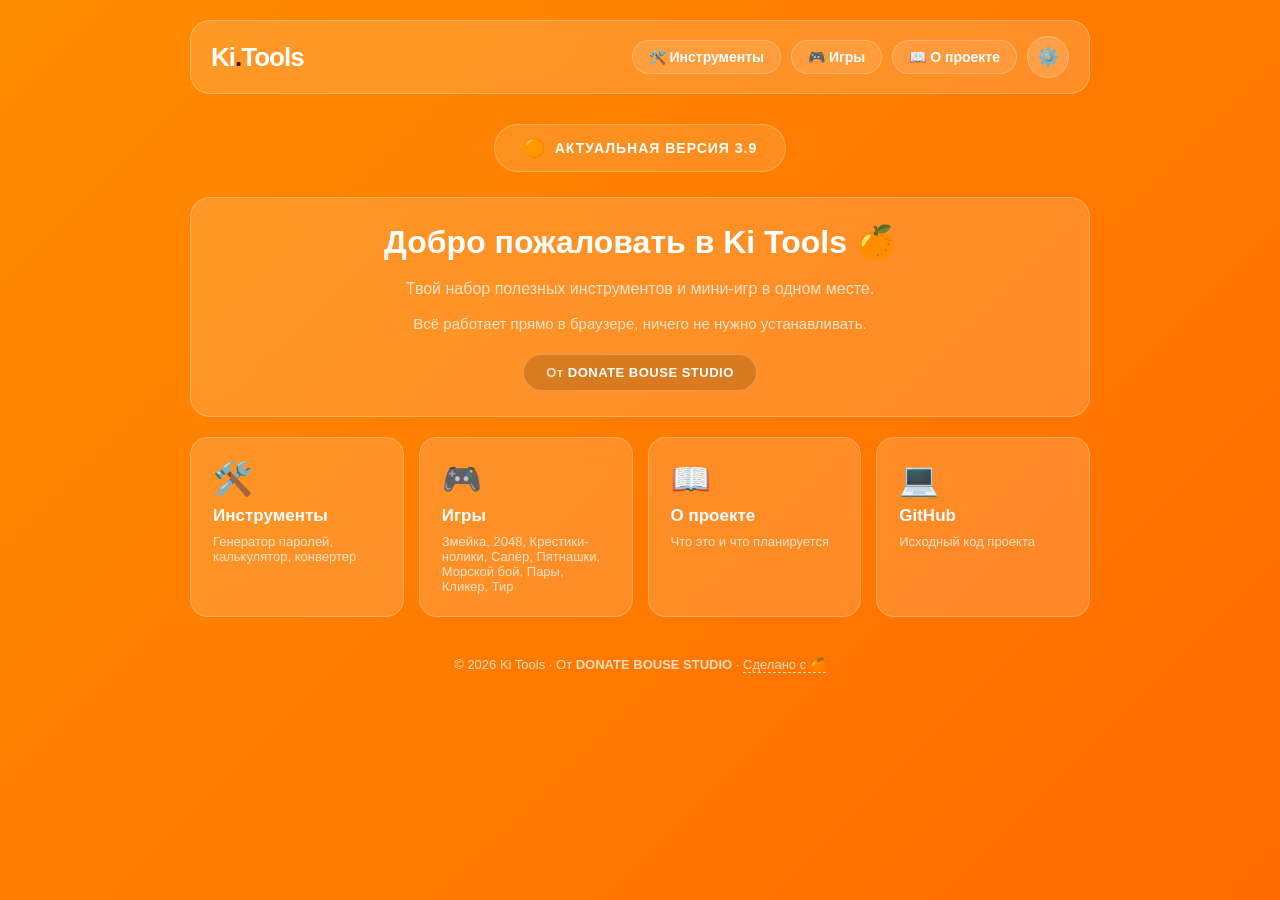
<file: index.html>
<!DOCTYPE html>
<html lang="ru">
<head>
    <meta charset="UTF-8">
    <meta name="viewport" content="width=device-width, initial-scale=1.0">
    <title>Ki Tools — Полезные инструменты и игры</title>
    <link rel="icon" type="image/svg+xml" href="favicon.svg">
    <link rel="apple-touch-icon" href="icon-192.png">
    <link rel="manifest" href="manifest.json">
    <meta name="theme-color" content="#FF8C00">
    <meta name="description" content="Ki Tools — полезные инструменты и мини-игры в одном месте. От DONATE BOUSE STUDIO.">
    <link rel="stylesheet" href="style.css?v=5">
    <style>
        .studio-badge {
            display: inline-block;
            margin-top: 18px;
            padding: 10px 22px;
            border-radius: 50px;
            background: rgba(0, 0, 0, 0.15);
            border: 1px solid var(--card-border);
            font-size: 13px;
            font-weight: 600;
            letter-spacing: 0.5px;
            color: var(--text-dim);
        }
        .studio-badge strong { color: var(--text); font-weight: 800; }
        .install-btn {
            display: none;
            margin-top: 15px;
            padding: 12px 26px;
            border-radius: 50px;
            border: none;
            background: var(--primary);
            color: #fff;
            font-size: 15px;
            font-weight: 700;
            cursor: pointer;
            transition: background 0.3s, transform 0.3s;
            font-family: inherit;
        }
        .install-btn:hover { background: var(--primary-dark); transform: translateY(-2px); }
        .install-btn.show { display: inline-block; }

        .version-badge {
            display: flex;
            align-items: center;
            justify-content: center;
            gap: 10px;
            margin: 0 auto 25px;
            padding: 12px 28px;
            border-radius: 50px;
            background: rgba(255, 255, 255, 0.12);
            border: 1px solid var(--card-border);
            backdrop-filter: blur(10px);
            width: fit-content;
            animation: versionAppear 0.8s ease-out, versionPulse 2.5s ease-in-out 0.8s infinite;
            position: relative;
            overflow: hidden;
        }
        .version-badge::before {
            content: '';
            position: absolute;
            top: 0; left: -100%; width: 100%; height: 100%;
            background: linear-gradient(90deg, transparent, rgba(255,255,255,0.3), transparent);
            animation: versionShine 3s ease-in-out infinite;
        }
        .version-dot { font-size: 18px; animation: dotBounce 1.5s ease-in-out infinite; }
        .version-text {
            font-size: 14px; font-weight: 700; letter-spacing: 1px;
            text-transform: uppercase; color: var(--text);
            animation: textGlow 2.5s ease-in-out infinite;
        }
        @keyframes versionAppear { from { opacity: 0; transform: translateY(-20px) scale(0.9); } to { opacity: 1; transform: translateY(0) scale(1); } }
        @keyframes versionPulse { 0%, 100% { box-shadow: 0 0 0 rgba(255, 140, 0, 0); transform: scale(1); } 50% { box-shadow: 0 0 25px rgba(255, 140, 0, 0.4); transform: scale(1.03); } }
        @keyframes versionShine { 0% { left: -100%; } 50%, 100% { left: 100%; } }
        @keyframes dotBounce { 0%, 100% { transform: translateY(0) scale(1); } 50% { transform: translateY(-4px) scale(1.15); } }
        @keyframes textGlow { 0%, 100% { text-shadow: 0 0 0 rgba(255, 140, 0, 0); } 50% { text-shadow: 0 0 15px rgba(255, 140, 0, 0.6); } }

        @keyframes bounce { from { transform: translateY(0) scale(1); } to { transform: translateY(-15px) scale(1.1); } }
        #easterEggTrigger:hover { color: var(--primary); border-bottom-color: var(--primary) !important; }
        @keyframes confettiFall { 0% { transform: translateY(0) rotate(0deg); opacity: 1; } 100% { transform: translateY(100vh) rotate(720deg); opacity: 0; } }
    </style>
</head>
<body>
    <div class="aquarium">
        <div class="fish">🐠</div>
        <div class="fish">🐟</div>
        <div class="fish">🐡</div>
        <div class="fish">🦈</div>
        <div class="fish">🐠</div>
        <div class="fish">🐟</div>
        <div class="bubble-fish"></div>
        <div class="bubble-fish"></div>
        <div class="bubble-fish"></div>
        <div class="bubble-fish"></div>
        <div class="bubble-fish"></div>
        <div class="bubble-fish"></div>
    </div>

    <!-- Nyan Cat (виден только в теме Nyan) -->
    <div class="nyan-cat-anim">🐱</div>
    <div class="nyan-cat-anim">🌈</div>
    <div class="nyan-cat-anim">🐱</div>
    <div class="nyan-cat-anim">🌈</div>

    <header class="header">
        <a href="index.html" class="logo">Ki<span>.</span>Tools</a>
        <nav class="nav">
            <a href="tools.html">🛠️ Инструменты</a>
            <a href="game.html">🎮 Игры</a>
            <a href="site.html">📖 О проекте</a>
            <button class="settings-btn" onclick="openSettings()">⚙️</button>
        </nav>
    </header>

    <div class="container">
        <div class="version-badge">
            <span class="version-dot">🟠</span>
            <span class="version-text">Актуальная версия 3.9</span>
        </div>

        <div class="card" style="text-align: center;">
            <h2 style="font-size: 32px; margin-bottom: 15px;">Добро пожаловать в Ki Tools 🍊</h2>
            <p style="font-size: 16px; margin-bottom: 10px;">Твой набор полезных инструментов и мини-игр в одном месте.</p>
            <p>Всё работает прямо в браузере, ничего не нужно устанавливать.</p>
            <div class="studio-badge">От <strong>DONATE BOUSE STUDIO</strong></div>
            <br>
            <button class="install-btn" id="installBtn" onclick="installApp()">📲 Установить приложение</button>
        </div>

        <div class="grid">
            <a href="tools.html" class="tile">
                <span class="tile-icon">🛠️</span>
                <span class="tile-title">Инструменты</span>
                <span class="tile-desc">Генератор паролей, калькулятор, конвертер</span>
            </a>
            <a href="game.html" class="tile">
                <span class="tile-icon">🎮</span>
                <span class="tile-title">Игры</span>
                <span class="tile-desc">Змейка, 2048, Крестики-нолики, Сапёр, Пятнашки, Морской бой, Пары, Кликер, Тир</span>
            </a>
            <a href="site.html" class="tile">
                <span class="tile-icon">📖</span>
                <span class="tile-title">О проекте</span>
                <span class="tile-desc">Что это и что планируется</span>
            </a>
            <a href="https://github.com/dazhisuper0-create" class="tile">
                <span class="tile-icon">💻</span>
                <span class="tile-title">GitHub</span>
                <span class="tile-desc">Исходный код проекта</span>
            </a>
        </div>
    </div>

    <footer class="footer">
        <p>© 2026 Ki Tools · От <strong>DONATE BOUSE STUDIO</strong> · <span id="easterEggTrigger" style="cursor: pointer; border-bottom: 1px dashed var(--text-dim);">Сделано с 🍊</span></p>
    </footer>

    <!-- Модальное окно тем -->
    <div class="modal-overlay" id="settingsModal">
        <div class="modal">
            <h2>🎨 Выбери тему</h2>
            <div class="theme-grid">
                <div class="theme-option theme-orange" onclick="setTheme('orange')">🟠 Оранжевая</div>
                <div class="theme-option theme-dark" onclick="setTheme('dark')">⚫ Тёмная</div>
                <div class="theme-option theme-light" onclick="setTheme('light')">⚪ Светлая</div>
                <div class="theme-option theme-blue" onclick="setTheme('blue')">🔵 Синяя</div>
                <div class="theme-option theme-green" onclick="setTheme('green')">🟢 Зелёная</div>
                <div class="theme-option theme-fish" onclick="setTheme('fish')">🐠 Рыбки</div>
                <div class="theme-option theme-red" onclick="setTheme('red')">🔴 Красная</div>
                <div class="theme-option theme-space" onclick="setTheme('space')">🌌 Космос</div>
                <div class="theme-option theme-nyan" onclick="setTheme('nyan')">🐱 Nyan Cat</div>
                <div class="theme-option theme-yellow" onclick="setTheme('yellow')">🟡 Жёлтая</div>
                <div class="theme-option theme-darkred" onclick="setTheme('darkred')">🍷 Тёмно-красная</div>
                <div class="theme-option theme-sakura" onclick="setTheme('sakura')">🌸 Сакура</div>
                <div class="theme-option theme-ice" onclick="setTheme('ice')">❄️ Лёд</div>
                <div class="theme-option theme-brown" onclick="setTheme('brown')">🟤 Коричневая</div>
            </div>
            <button class="close-btn" onclick="closeSettings()">Готово</button>
        </div>
    </div>

    <!-- Пасхалка: ввод кода -->
    <div class="modal-overlay" id="easterEggModal">
        <div class="modal" style="text-align: center;">
            <h2>🔐 Секретный код</h2>
            <p style="font-size: 14px; color: var(--text-dim); margin-bottom: 15px;">Введи код, чтобы открыть секрет</p>
            <input type="text" id="easterEggInput" placeholder="Введи код..."
                style="width: 100%; padding: 14px 18px; border-radius: 12px; border: 2px solid var(--card-border); background: rgba(255,255,255,0.1); color: var(--text); font-size: 16px; font-family: inherit; outline: none; text-align: center; margin-bottom: 15px;"
                onkeydown="if(event.key==='Enter') checkEasterEgg()">
            <div class="btn-row" style="justify-content: center;">
                <button class="btn" onclick="checkEasterEgg()">Открыть</button>
                <button class="btn btn-secondary" onclick="closeEasterEgg()">Отмена</button>
            </div>
            <p id="easterEggError" style="font-size: 13px; color: #FF5252; margin-top: 10px; display: none;">❌ Неверный код. Попробуй ещё!</p>
        </div>
    </div>

    <!-- Пасхалка: секретное сообщение -->
    <div class="modal-overlay" id="secretModal">
        <div class="modal" style="text-align: center;">
            <div style="font-size: 64px; margin-bottom: 15px; animation: bounce 0.8s infinite alternate;">🎉</div>
            <h2 style="font-size: 28px; margin-bottom: 10px;">Ты нашёл пасхалку!</h2>
            <p style="font-size: 16px; color: var(--text-dim); margin-bottom: 20px;">
                Секретный код: <strong style="color: var(--primary);">SUPER BOOM</strong>
            </p>
            <p style="font-size: 14px; color: var(--text-dim); margin-bottom: 20px;">Ты официально крутой 🍊</p>
            <button class="btn" onclick="closeSecret()">Закрыть</button>
        </div>
    </div>

    <script>
        // ===== ТЕМА =====
        const savedTheme = localStorage.getItem('ki-theme') || 'orange';
        document.documentElement.setAttribute('data-theme', savedTheme);

        function openSettings() {
            document.getElementById('settingsModal').classList.add('active');
            document.querySelectorAll('.theme-option').forEach(opt => {
                opt.classList.remove('active');
                if (opt.classList.contains('theme-' + localStorage.getItem('ki-theme'))) {
                    opt.classList.add('active');
                }
            });
        }
        function closeSettings() { document.getElementById('settingsModal').classList.remove('active'); }
        function setTheme(theme) {
            document.documentElement.setAttribute('data-theme', theme);
            localStorage.setItem('ki-theme', theme);
            document.querySelectorAll('.theme-option').forEach(opt => opt.classList.remove('active'));
            if (event && event.target) event.target.classList.add('active');
        }
        document.getElementById('settingsModal').addEventListener('click', function(e) {
            if (e.target === this) closeSettings();
        });

        // ===== PWA УСТАНОВКА =====
        let deferredPrompt;
        const installBtn = document.getElementById('installBtn');
        window.addEventListener('beforeinstallprompt', (e) => {
            e.preventDefault();
            deferredPrompt = e;
            installBtn.classList.add('show');
        });
        function installApp() {
            if (deferredPrompt) {
                deferredPrompt.prompt();
                deferredPrompt.userChoice.then((choice) => {
                    if (choice.outcome === 'accepted') installBtn.classList.remove('show');
                    deferredPrompt = null;
                });
            }
        }
        window.addEventListener('appinstalled', () => installBtn.classList.remove('show'));

        if ('serviceWorker' in navigator) {
            navigator.serviceWorker.register('sw.js').catch(() => {});
        }

        // ===== ПАСХАЛКА =====
        const easterEggModal = document.getElementById('easterEggModal');
        const secretModal = document.getElementById('secretModal');
        const easterEggInput = document.getElementById('easterEggInput');
        const easterEggError = document.getElementById('easterEggError');

        document.getElementById('easterEggTrigger').addEventListener('click', () => {
            easterEggModal.classList.add('active');
            easterEggInput.value = '';
            easterEggError.style.display = 'none';
            setTimeout(() => easterEggInput.focus(), 100);
        });

        function checkEasterEgg() {
            const code = easterEggInput.value.trim().toLowerCase().replace(/\s+/g, ' ');
            if (code === 'super boom') {
                easterEggModal.classList.remove('active');
                secretModal.classList.add('active');
                fireConfetti();
                setTimeout(() => {
                    document.documentElement.setAttribute('data-theme', 'secret');
                    localStorage.setItem('ki-theme', 'secret');
                }, 500);
            } else {
                easterEggError.style.display = 'block';
                easterEggInput.value = '';
                easterEggInput.focus();
            }
        }

        function closeEasterEgg() { easterEggModal.classList.remove('active'); }
        function closeSecret() { secretModal.classList.remove('active'); }

        easterEggModal.addEventListener('click', function(e) { if (e.target === this) closeEasterEgg(); });
        secretModal.addEventListener('click', function(e) { if (e.target === this) closeSecret(); });

        function fireConfetti() {
            const colors = ['#FF8C00', '#FFD700', '#FF3B30', '#4CAF50', '#2196F3', '#9C27B0', '#FF69B4'];
            for (let i = 0; i < 60; i++) {
                const confetti = document.createElement('div');
                confetti.style.cssText = `
                    position: fixed; top: -20px; left: ${Math.random() * 100}%;
                    width: ${8 + Math.random() * 8}px; height: ${8 + Math.random() * 8}px;
                    background: ${colors[Math.floor(Math.random() * colors.length)]};
                    border-radius: ${Math.random() > 0.5 ? '50%' : '2px'};
                    z-index: 9999; pointer-events: none;
                    animation: confettiFall ${2 + Math.random() * 2}s linear forwards;
                `;
                document.body.appendChild(confetti);
                setTimeout(() => confetti.remove(), 4000);
            }
        }
    </script>
</body>
</html>
</file>
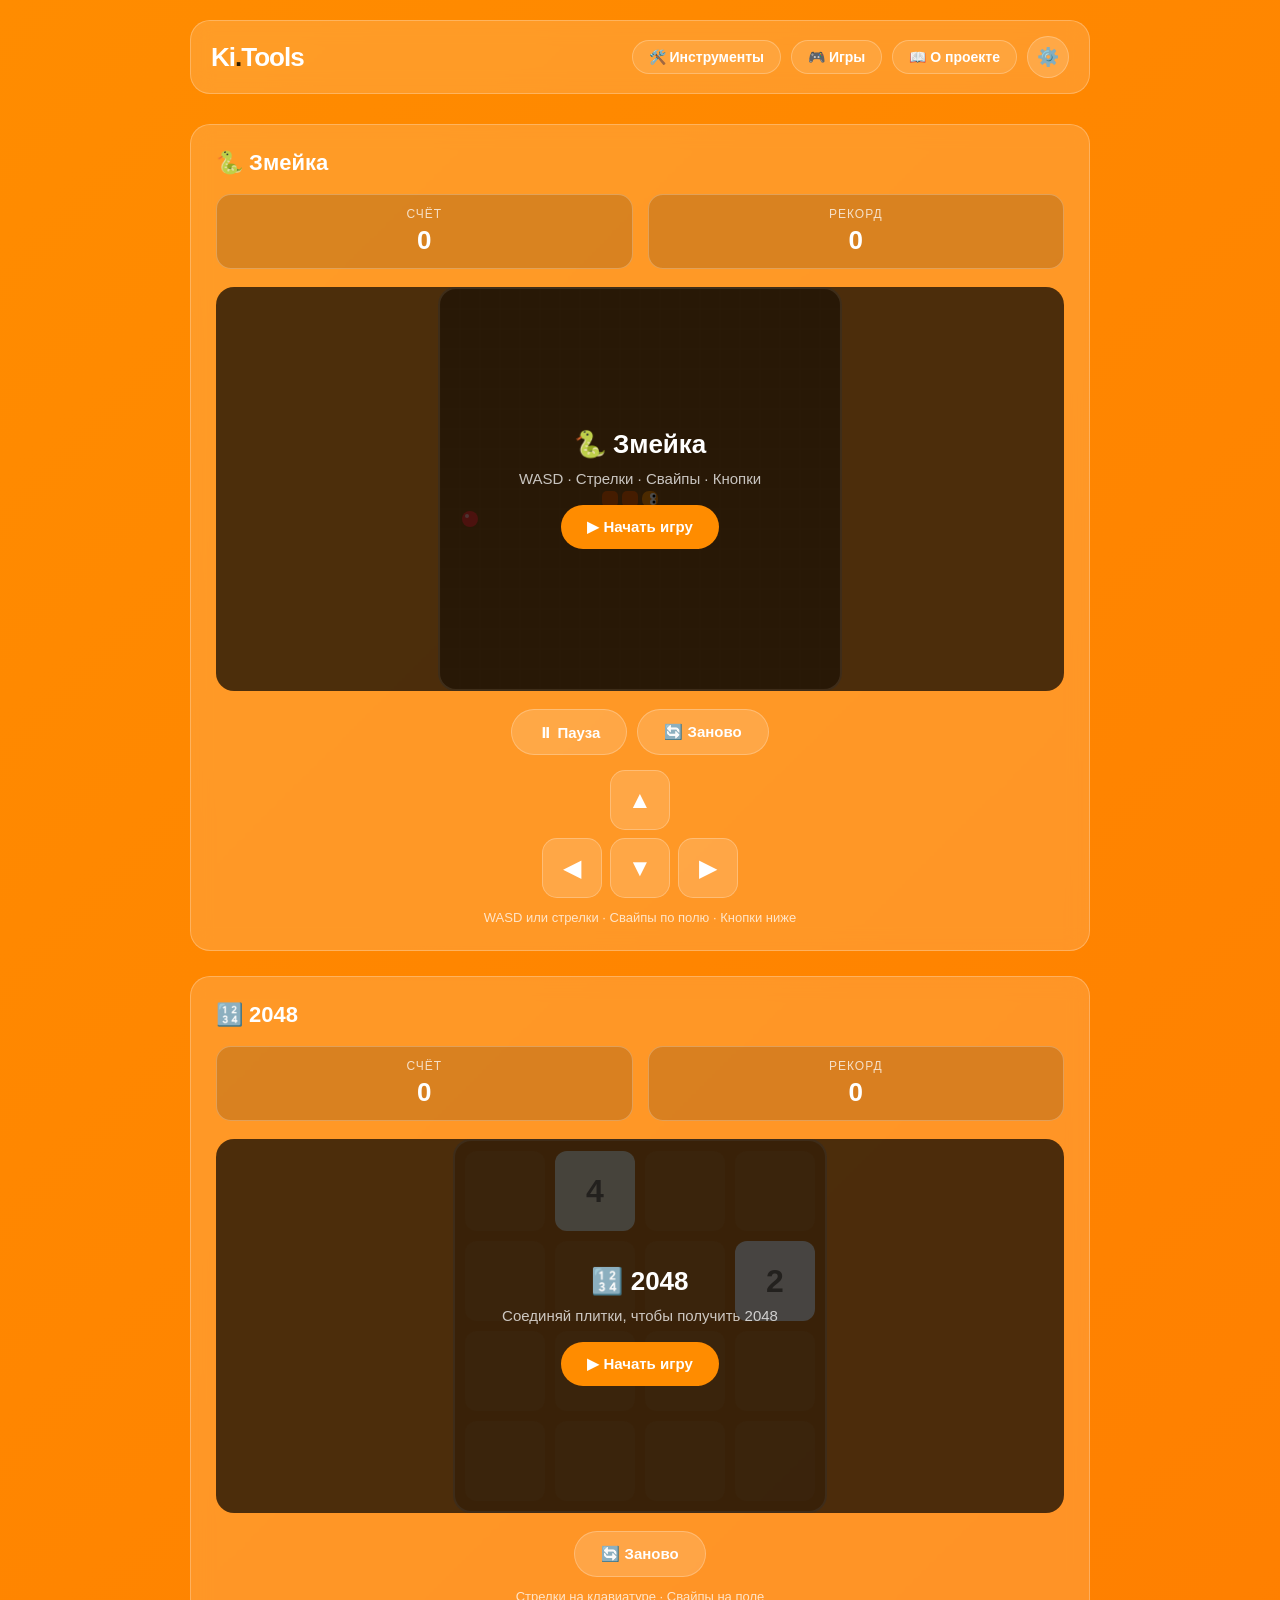
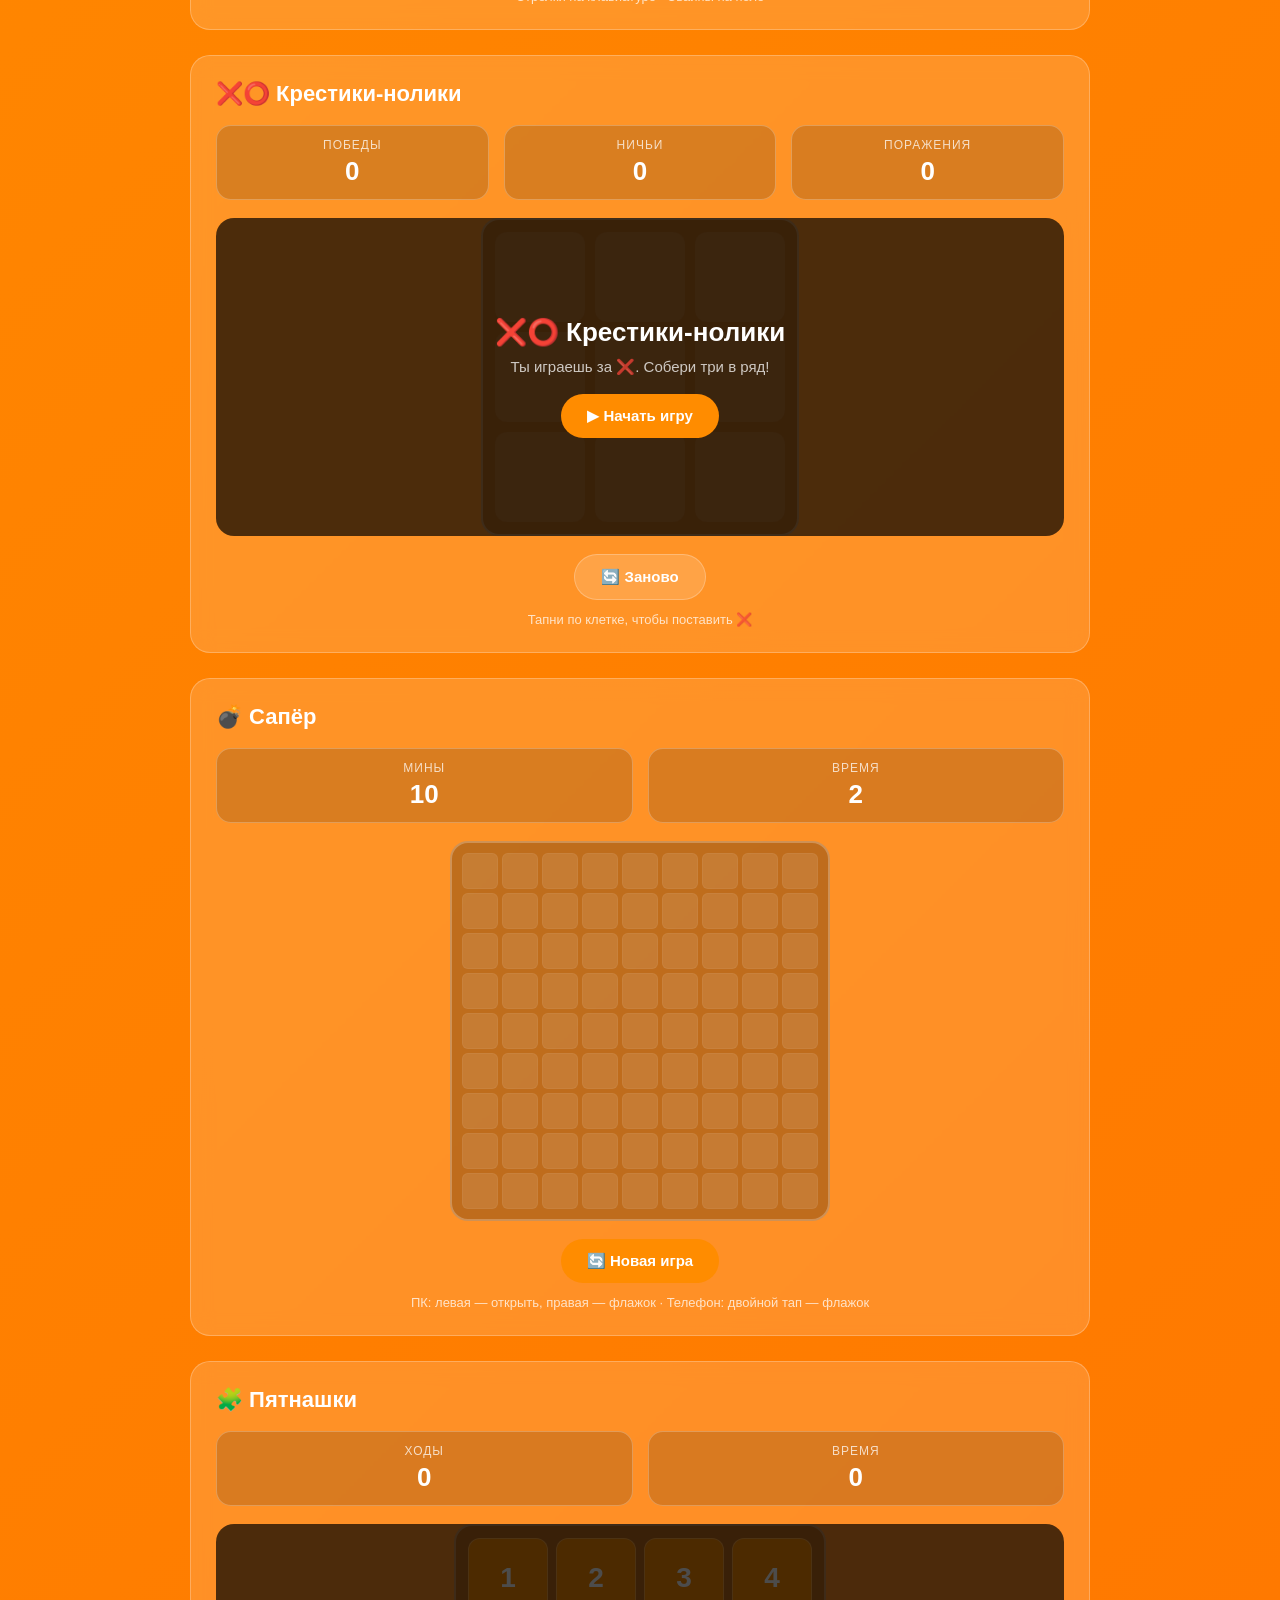
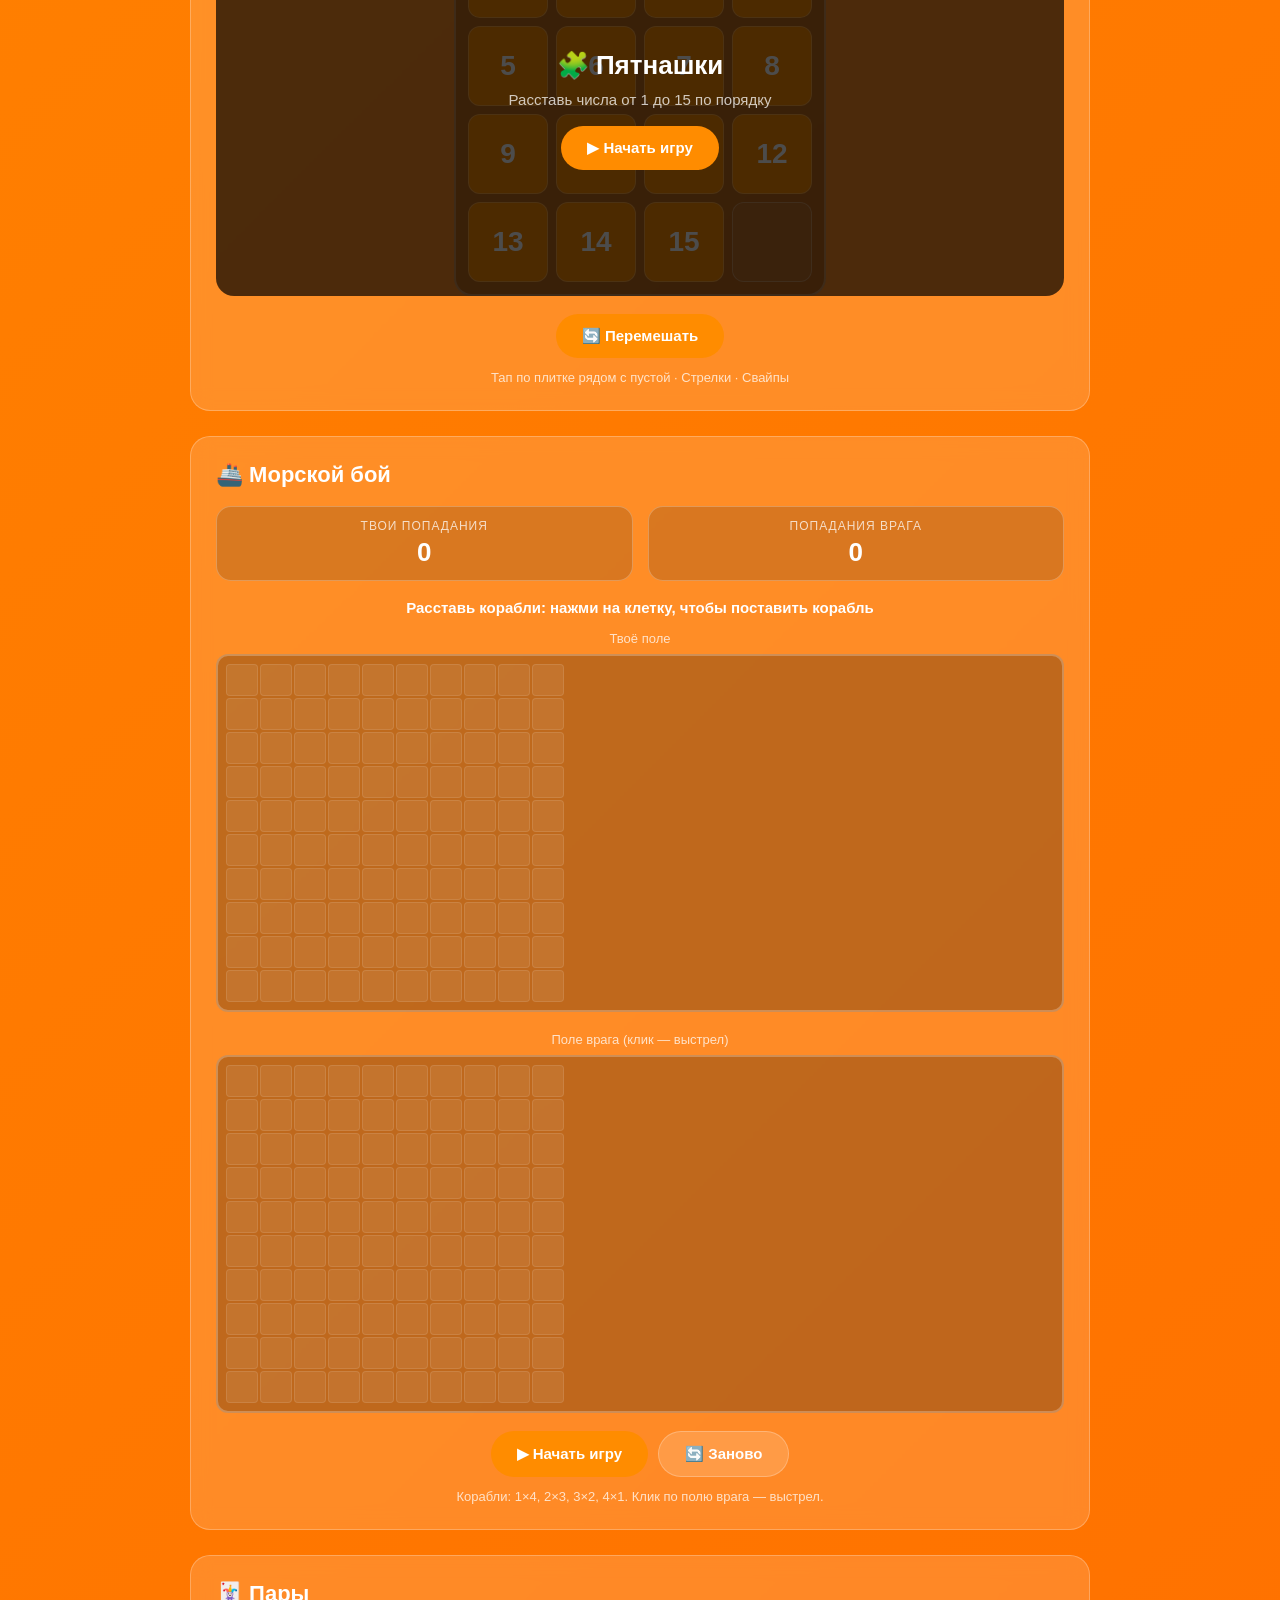
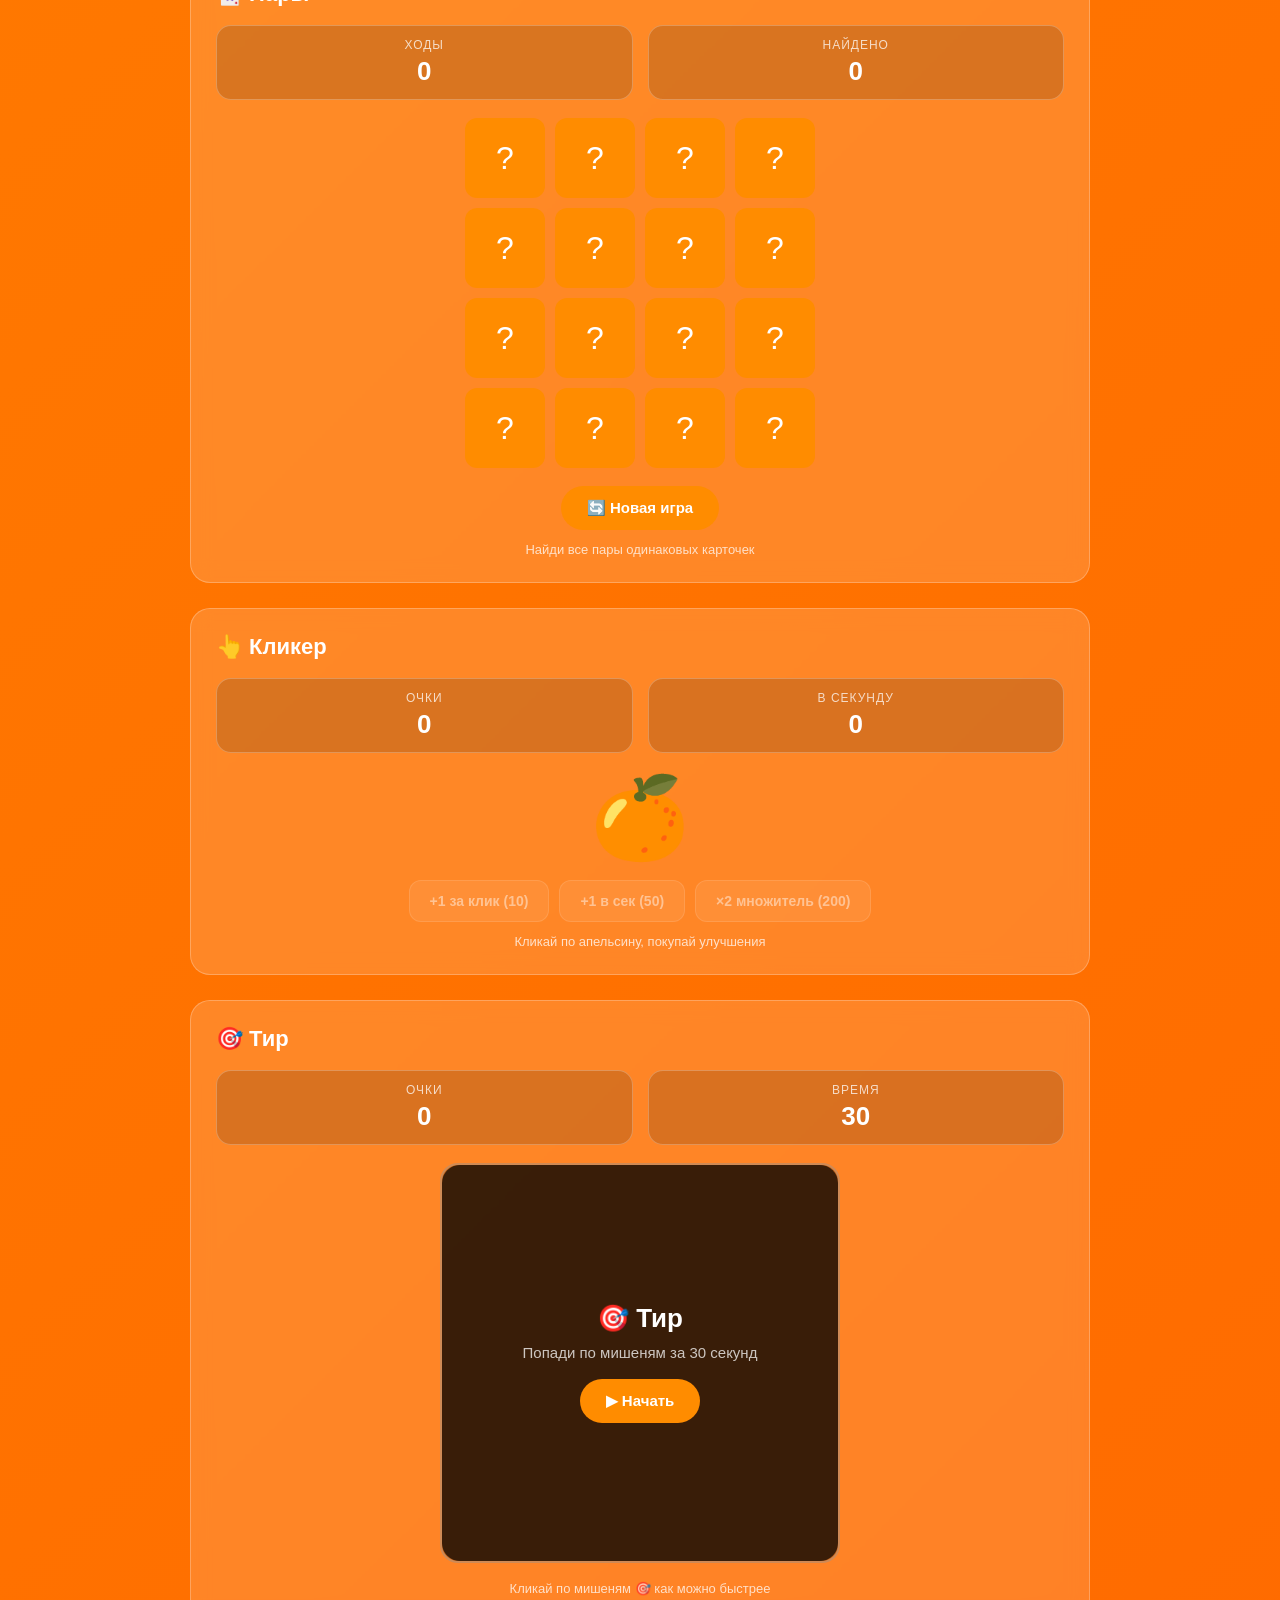
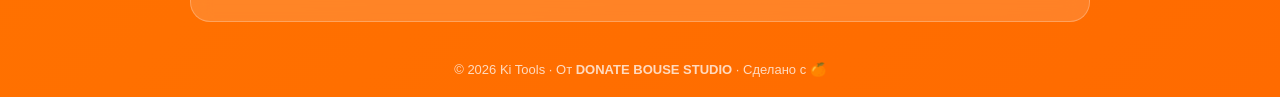
<file: game.html>
<!DOCTYPE html>
<html lang="ru">
<head>
    <meta charset="UTF-8">
    <meta name="viewport" content="width=device-width, initial-scale=1.0">
    <title>Игры — Ki Tools</title>
    <link rel="icon" type="image/svg+xml" href="favicon.svg">
    <link rel="manifest" href="manifest.json">
    <meta name="theme-color" content="#FF8C00">
    <link rel="stylesheet" href="style.css?v=14">
    <style>
        .game-section {
            background: var(--card-bg);
            backdrop-filter: blur(10px);
            border: 1px solid var(--card-border);
            border-radius: 20px;
            padding: 25px;
            margin-bottom: 25px;
            animation: popIn 0.6s ease-out both;
        }
        .game-section h2 {
            font-size: 22px;
            margin-bottom: 18px;
            display: flex;
            align-items: center;
            gap: 10px;
        }
        .score-row {
            display: flex;
            justify-content: space-between;
            gap: 15px;
            margin-bottom: 18px;
            flex-wrap: wrap;
        }
        .score-box {
            flex: 1;
            min-width: 100px;
            background: rgba(0, 0, 0, 0.15);
            border: 1px solid var(--card-border);
            border-radius: 15px;
            padding: 12px 18px;
            text-align: center;
        }
        .score-label {
            font-size: 12px;
            color: var(--text-dim);
            text-transform: uppercase;
            letter-spacing: 1px;
            margin-bottom: 4px;
        }
        .score-value { font-size: 26px; font-weight: 900; }
        .canvas-wrap {
            display: flex;
            justify-content: center;
            margin-bottom: 18px;
            position: relative;
            flex-wrap: wrap;
            gap: 20px;
        }
        #gameCanvas {
            background: rgba(0, 0, 0, 0.25);
            border: 2px solid var(--card-border);
            border-radius: 18px;
            max-width: 100%;
            height: auto;
            touch-action: none;
            display: block;
        }
        .overlay {
            position: absolute;
            top: 0; left: 0; right: 0; bottom: 0;
            display: none;
            align-items: center;
            justify-content: center;
            flex-direction: column;
            background: rgba(0, 0, 0, 0.7);
            border-radius: 18px;
            text-align: center;
            padding: 20px;
            z-index: 10;
        }
        .overlay.active { display: flex; }
        .overlay h3 { font-size: 26px; margin-bottom: 10px; }
        .overlay p { font-size: 15px; color: var(--text-dim); margin-bottom: 18px; }
        .btn {
            padding: 13px 26px;
            border-radius: 50px;
            border: none;
            background: var(--primary);
            color: #fff;
            font-size: 15px;
            font-weight: 700;
            cursor: pointer;
            transition: background 0.3s, transform 0.3s;
            font-family: inherit;
        }
        .btn:hover { background: var(--primary-dark); transform: translateY(-2px); }
        .btn:active { transform: scale(0.97); }
        .btn-secondary {
            background: rgba(255, 255, 255, 0.15);
            border: 1px solid var(--card-border);
        }
        .btn-secondary:hover { background: rgba(255, 255, 255, 0.28); }
        .btn-row {
            display: flex;
            gap: 10px;
            flex-wrap: wrap;
            justify-content: center;
        }
        .dpad {
            display: grid;
            grid-template-columns: repeat(3, 60px);
            grid-template-rows: repeat(2, 60px);
            gap: 8px;
            justify-content: center;
            margin-top: 15px;
        }
        .dpad button {
            background: rgba(255, 255, 255, 0.15);
            border: 1px solid var(--card-border);
            border-radius: 15px;
            color: var(--text);
            font-size: 24px;
            cursor: pointer;
            transition: background 0.2s, transform 0.1s;
        }
        .dpad button:hover { background: rgba(255, 255, 255, 0.28); }
        .dpad button:active { transform: scale(0.92); }
        .dpad .up { grid-column: 2; grid-row: 1; }
        .dpad .left { grid-column: 1; grid-row: 2; }
        .dpad .down { grid-column: 2; grid-row: 2; }
        .dpad .right { grid-column: 3; grid-row: 2; }
        .hint {
            text-align: center;
            font-size: 13px;
            color: var(--text-dim);
            margin-top: 12px;
        }

        /* Пары */
        .memory-grid {
            display: grid;
            grid-template-columns: repeat(4, 80px);
            gap: 10px;
            justify-content: center;
        }
        .memory-card {
            width: 80px; height: 80px;
            background: var(--primary);
            border-radius: 12px;
            display: flex; align-items: center; justify-content: center;
            font-size: 32px;
            cursor: pointer;
            transition: transform 0.3s, background 0.3s;
            user-select: none;
        }
        .memory-card.flipped { background: rgba(255,255,255,0.2); }
        .memory-card.matched { background: rgba(76,175,80,0.6); cursor: default; }

        /* Кликер */
        .clicker-area {
            text-align: center;
        }
        .clicker-btn {
            font-size: 80px;
            background: none;
            border: none;
            cursor: pointer;
            transition: transform 0.1s;
            user-select: none;
        }
        .clicker-btn:active { transform: scale(0.9); }
        .upgrade-row {
            display: flex;
            gap: 10px;
            justify-content: center;
            flex-wrap: wrap;
            margin-top: 15px;
        }
        .upgrade-btn {
            padding: 12px 20px;
            border-radius: 12px;
            border: 1px solid var(--card-border);
            background: var(--card-bg);
            color: var(--text);
            font-size: 14px;
            font-weight: 600;
            cursor: pointer;
            transition: background 0.3s;
        }
        .upgrade-btn:hover { background: rgba(255,255,255,0.25); }
        .upgrade-btn:disabled { opacity: 0.5; cursor: not-allowed; }

        /* Тир */
        .shoot-area {
            position: relative;
            width: 400px; height: 400px;
            max-width: 100%;
            background: rgba(0,0,0,0.25);
            border: 2px solid var(--card-border);
            border-radius: 18px;
            overflow: hidden;
            cursor: crosshair;
        }
        .target {
            position: absolute;
            font-size: 40px;
            transition: transform 0.1s;
            user-select: none;
        }
        @media (max-width: 600px) {
            .game-section { padding: 18px; }
            .game-section h2 { font-size: 18px; }
            .score-value { font-size: 22px; }
            .overlay h3 { font-size: 20px; }
            .dpad { grid-template-columns: repeat(3, 55px); grid-template-rows: repeat(2, 55px); }
            .memory-grid { grid-template-columns: repeat(4, 60px); }
            .memory-card { width: 60px; height: 60px; font-size: 24px; }
            .shoot-area { width: 300px; height: 300px; }
        }
    </style>
</head>
<body>
    <div class="aquarium">
        <div class="fish">🐠</div>
        <div class="fish">🐟</div>
        <div class="fish">🐡</div>
        <div class="fish">🦈</div>
        <div class="fish">🐠</div>
        <div class="fish">🐟</div>
        <div class="bubble-fish"></div>
        <div class="bubble-fish"></div>
        <div class="bubble-fish"></div>
        <div class="bubble-fish"></div>
        <div class="bubble-fish"></div>
        <div class="bubble-fish"></div>
    </div>

    <div class="nyan-cat-anim">🐱</div>
    <div class="nyan-cat-anim">🌈</div>
    <div class="nyan-cat-anim">🐱</div>
    <div class="nyan-cat-anim">🌈</div>

    <header class="header">
        <a href="index.html" class="logo">Ki<span>.</span>Tools</a>
        <nav class="nav">
            <a href="tools.html">🛠️ Инструменты</a>
            <a href="game.html">🎮 Игры</a>
            <a href="site.html">📖 О проекте</a>
            <button class="settings-btn" onclick="openSettings()">⚙️</button>
        </nav>
    </header>

    <div class="container">

        <!-- ЗМЕЙКА -->
        <div class="game-section">
            <h2>🐍 Змейка</h2>
            <div class="score-row">
                <div class="score-box"><div class="score-label">Счёт</div><div class="score-value" id="score">0</div></div>
                <div class="score-box"><div class="score-label">Рекорд</div><div class="score-value" id="best">0</div></div>
            </div>
            <div class="canvas-wrap">
                <canvas id="gameCanvas" width="400" height="400"></canvas>
                <div class="overlay active" id="startOverlay">
                    <h3>🐍 Змейка</h3><p>WASD · Стрелки · Свайпы · Кнопки</p>
                    <button class="btn" onclick="startGame()">▶ Начать игру</button>
                </div>
                <div class="overlay" id="gameOverOverlay">
                    <h3>💀 Игра окончена</h3><p id="gameOverText">Твой счёт: 0</p>
                    <button class="btn" onclick="startGame()">🔄 Заново</button>
                </div>
                <div class="overlay" id="pauseOverlay">
                    <h3>⏸ Пауза</h3><p>Нажми, чтобы продолжить</p>
                    <button class="btn" onclick="togglePause()">▶ Продолжить</button>
                </div>
            </div>
            <div class="btn-row">
                <button class="btn btn-secondary" onclick="togglePause()">⏸ Пауза</button>
                <button class="btn btn-secondary" onclick="startGame()">🔄 Заново</button>
            </div>
            <div class="dpad">
                <button class="up" ontouchstart="changeDir(0,-1)" onclick="changeDir(0,-1)">▲</button>
                <button class="left" ontouchstart="changeDir(-1,0)" onclick="changeDir(-1,0)">◀</button>
                <button class="down" ontouchstart="changeDir(0,1)" onclick="changeDir(0,1)">▼</button>
                <button class="right" ontouchstart="changeDir(1,0)" onclick="changeDir(1,0)">▶</button>
            </div>
            <p class="hint">WASD или стрелки · Свайпы по полю · Кнопки ниже</p>
        </div>

        <!-- 2048 -->
        <div class="game-section">
            <h2>🔢 2048</h2>
            <div class="score-row">
                <div class="score-box"><div class="score-label">Счёт</div><div class="score-value" id="g2048Score">0</div></div>
                <div class="score-box"><div class="score-label">Рекорд</div><div class="score-value" id="g2048Best">0</div></div>
            </div>
            <div class="canvas-wrap">
                <div id="g2048Board" style="display:grid;grid-template-columns:repeat(4,80px);grid-template-rows:repeat(4,80px);gap:10px;background:rgba(0,0,0,0.25);padding:10px;border-radius:18px;border:2px solid var(--card-border);touch-action:none;user-select:none;"></div>
                <div class="overlay active" id="g2048Overlay">
                    <h3 id="g2048OverTitle">🔢 2048</h3><p id="g2048OverText">Соединяй плитки, чтобы получить 2048</p>
                    <button class="btn" onclick="start2048()">▶ Начать игру</button>
                </div>
            </div>
            <div class="btn-row"><button class="btn btn-secondary" onclick="start2048()">🔄 Заново</button></div>
            <p class="hint">Стрелки на клавиатуре · Свайпы на поле</p>
        </div>

        <!-- КРЕСТИКИ-НОЛИКИ -->
        <div class="game-section">
            <h2>❌⭕ Крестики-нолики</h2>
            <div class="score-row">
                <div class="score-box"><div class="score-label">Победы</div><div class="score-value" id="tttWins">0</div></div>
                <div class="score-box"><div class="score-label">Ничьи</div><div class="score-value" id="tttDraws">0</div></div>
                <div class="score-box"><div class="score-label">Поражения</div><div class="score-value" id="tttLosses">0</div></div>
            </div>
            <div class="canvas-wrap">
                <div id="tttBoard" style="display:grid;grid-template-columns:repeat(3,90px);grid-template-rows:repeat(3,90px);gap:10px;background:rgba(0,0,0,0.25);padding:12px;border-radius:18px;border:2px solid var(--card-border);user-select:none;"></div>
                <div class="overlay active" id="tttOverlay">
                    <h3 id="tttOverTitle">❌⭕ Крестики-нолики</h3><p id="tttOverText">Ты играешь за ❌. Собери три в ряд!</p>
                    <button class="btn" onclick="startTTT()">▶ Начать игру</button>
                </div>
            </div>
            <div class="btn-row"><button class="btn btn-secondary" onclick="startTTT()">🔄 Заново</button></div>
            <p class="hint">Тапни по клетке, чтобы поставить ❌</p>
        </div>

        <!-- САПЁР -->
        <div class="game-section">
            <h2>💣 Сапёр</h2>
            <div class="score-row">
                <div class="score-box"><div class="score-label">Мины</div><div class="score-value" id="minesLeft">10</div></div>
                <div class="score-box"><div class="score-label">Время</div><div class="score-value" id="minesTimer">0</div></div>
            </div>
            <div class="canvas-wrap" style="overflow-x:auto;">
                <div id="minesBoard" style="display:grid;gap:4px;padding:10px;background:rgba(0,0,0,0.25);border-radius:18px;border:2px solid var(--card-border);touch-action:manipulation;"></div>
            </div>
            <div class="btn-row"><button class="btn" onclick="startMines()">🔄 Новая игра</button></div>
            <p class="hint">ПК: левая — открыть, правая — флажок · Телефон: двойной тап — флажок</p>
        </div>

        <!-- ПЯТНАШКИ -->
        <div class="game-section">
            <h2>🧩 Пятнашки</h2>
            <div class="score-row">
                <div class="score-box"><div class="score-label">Ходы</div><div class="score-value" id="puzzleMoves">0</div></div>
                <div class="score-box"><div class="score-label">Время</div><div class="score-value" id="puzzleTimer">0</div></div>
            </div>
            <div class="canvas-wrap">
                <div id="puzzleBoard" style="display:grid;grid-template-columns:repeat(4,80px);grid-template-rows:repeat(4,80px);gap:8px;background:rgba(0,0,0,0.25);padding:12px;border-radius:18px;border:2px solid var(--card-border);user-select:none;"></div>
                <div class="overlay active" id="puzzleOverlay">
                    <h3 id="puzzleOverTitle">🧩 Пятнашки</h3><p id="puzzleOverText">Расставь числа от 1 до 15 по порядку</p>
                    <button class="btn" onclick="startPuzzle()">▶ Начать игру</button>
                </div>
            </div>
            <div class="btn-row"><button class="btn" onclick="startPuzzle()">🔄 Перемешать</button></div>
            <p class="hint">Тап по плитке рядом с пустой · Стрелки · Свайпы</p>
        </div>

        <!-- МОРСКОЙ БОЙ -->
        <div class="game-section">
            <h2>🚢 Морской бой</h2>
            <div class="score-row">
                <div class="score-box"><div class="score-label">Твои попадания</div><div class="score-value" id="navalHits">0</div></div>
                <div class="score-box"><div class="score-label">Попадания врага</div><div class="score-value" id="navalEnemyHits">0</div></div>
            </div>
            <div id="navalStatus" style="text-align:center;margin-bottom:15px;font-size:15px;font-weight:600;color:var(--text);">Расставь корабли: нажми на клетку, чтобы поставить корабль</div>
            <div class="canvas-wrap" style="flex-direction:column;gap:20px;">
                <div>
                    <p style="text-align:center;margin-bottom:8px;font-size:13px;color:var(--text-dim);">Твоё поле</p>
                    <div id="navalPlayerBoard" style="display:grid;grid-template-columns:repeat(10,32px);gap:2px;background:rgba(0,0,0,0.25);padding:8px;border-radius:12px;border:2px solid var(--card-border);touch-action:manipulation;"></div>
                </div>
                <div>
                    <p style="text-align:center;margin-bottom:8px;font-size:13px;color:var(--text-dim);">Поле врага (клик — выстрел)</p>
                    <div id="navalEnemyBoard" style="display:grid;grid-template-columns:repeat(10,32px);gap:2px;background:rgba(0,0,0,0.25);padding:8px;border-radius:12px;border:2px solid var(--card-border);touch-action:manipulation;"></div>
                </div>
            </div>
            <div class="btn-row" style="margin-top:15px;">
                <button class="btn" id="navalStartBtn" onclick="startNaval()">▶ Начать игру</button>
                <button class="btn btn-secondary" onclick="resetNaval()">🔄 Заново</button>
            </div>
            <p class="hint">Корабли: 1×4, 2×3, 3×2, 4×1. Клик по полю врага — выстрел.</p>
        </div>

        <!-- ПАРЫ (MEMORY) -->
        <div class="game-section">
            <h2>🃏 Пары</h2>
            <div class="score-row">
                <div class="score-box"><div class="score-label">Ходы</div><div class="score-value" id="memoryMoves">0</div></div>
                <div class="score-box"><div class="score-label">Найдено</div><div class="score-value" id="memoryFound">0</div></div>
            </div>
            <div class="canvas-wrap">
                <div class="memory-grid" id="memoryGrid"></div>
            </div>
            <div class="btn-row"><button class="btn" onclick="startMemory()">🔄 Новая игра</button></div>
            <p class="hint">Найди все пары одинаковых карточек</p>
        </div>

        <!-- КЛИКЕР -->
        <div class="game-section">
            <h2>👆 Кликер</h2>
            <div class="score-row">
                <div class="score-box"><div class="score-label">Очки</div><div class="score-value" id="clickerScore">0</div></div>
                <div class="score-box"><div class="score-label">В секунду</div><div class="score-value" id="clickerPerSec">0</div></div>
            </div>
            <div class="clicker-area">
                <button class="clicker-btn" id="clickerBtn" onclick="clickerClick()">🍊</button>
                <div class="upgrade-row">
                    <button class="upgrade-btn" id="upg1" onclick="buyUpgrade(1)">+1 за клик (10)</button>
                    <button class="upgrade-btn" id="upg2" onclick="buyUpgrade(2)">+1 в сек (50)</button>
                    <button class="upgrade-btn" id="upg3" onclick="buyUpgrade(3)">×2 множитель (200)</button>
                </div>
            </div>
            <p class="hint">Кликай по апельсину, покупай улучшения</p>
        </div>

        <!-- ТИР -->
        <div class="game-section">
            <h2>🎯 Тир</h2>
            <div class="score-row">
                <div class="score-box"><div class="score-label">Очки</div><div class="score-value" id="shootScore">0</div></div>
                <div class="score-box"><div class="score-label">Время</div><div class="score-value" id="shootTimer">30</div></div>
            </div>
            <div class="canvas-wrap">
                <div class="shoot-area" id="shootArea">
                    <div class="overlay active" id="shootOverlay">
                        <h3>🎯 Тир</h3><p>Попади по мишеням за 30 секунд</p>
                        <button class="btn" onclick="startShoot()">▶ Начать</button>
                    </div>
                </div>
            </div>
            <p class="hint">Кликай по мишеням 🎯 как можно быстрее</p>
        </div>

    </div>

    <footer class="footer">
        <p>© 2026 Ki Tools · От <strong>DONATE BOUSE STUDIO</strong> · Сделано с 🍊</p>
    </footer>

    <div class="modal-overlay" id="settingsModal">
        <div class="modal">
            <h2>🎨 Выбери тему</h2>
            <div class="theme-grid">
                <div class="theme-option theme-orange" onclick="setTheme('orange')">🟠 Оранжевая</div>
                <div class="theme-option theme-dark" onclick="setTheme('dark')">⚫ Тёмная</div>
                <div class="theme-option theme-light" onclick="setTheme('light')">⚪ Светлая</div>
                <div class="theme-option theme-blue" onclick="setTheme('blue')">🔵 Синяя</div>
                <div class="theme-option theme-green" onclick="setTheme('green')">🟢 Зелёная</div>
                <div class="theme-option theme-fish" onclick="setTheme('fish')">🐠 Рыбки</div>
                <div class="theme-option theme-red" onclick="setTheme('red')">🔴 Красная</div>
                <div class="theme-option theme-space" onclick="setTheme('space')">🌌 Космос</div>
                <div class="theme-option theme-nyan" onclick="setTheme('nyan')">🐱 Nyan Cat</div>
                <div class="theme-option theme-yellow" onclick="setTheme('yellow')">☀️ Жёлтая</div>
                <div class="theme-option theme-darkred" onclick="setTheme('darkred')">🍷 Тёмно-красная</div>
                <div class="theme-option theme-sakura" onclick="setTheme('sakura')">🌸 Сакура</div>
                <div class="theme-option theme-ice" onclick="setTheme('ice')">❄️ Лёд</div>
                <div class="theme-option theme-brown" onclick="setTheme('brown')">🟤 Коричневая</div>                                                                       
            </div>
            <button class="close-btn" onclick="closeSettings()">Готово</button>
        </div>
    </div>

    <script>
        // ===== ТЕМА =====
        const savedTheme = localStorage.getItem('ki-theme') || 'orange';
        document.documentElement.setAttribute('data-theme', savedTheme);
        function openSettings() {
            document.getElementById('settingsModal').classList.add('active');
            document.querySelectorAll('.theme-option').forEach(opt => {
                opt.classList.remove('active');
                if (opt.classList.contains('theme-' + localStorage.getItem('ki-theme'))) opt.classList.add('active');
            });
        }
        function closeSettings() { document.getElementById('settingsModal').classList.remove('active'); }
        function setTheme(theme) {
            document.documentElement.setAttribute('data-theme', theme);
            localStorage.setItem('ki-theme', theme);
            document.querySelectorAll('.theme-option').forEach(opt => opt.classList.remove('active'));
            if (event && event.target) event.target.classList.add('active');
        }
        document.getElementById('settingsModal').addEventListener('click', function(e) { if (e.target === this) closeSettings(); });

        // ===== ЗМЕЙКА =====
        const canvas = document.getElementById('gameCanvas');
        const ctx = canvas.getContext('2d');
        const CELL = 20;
        const COLS = canvas.width / CELL;
        const ROWS = canvas.height / CELL;
        let snake, dir, nextDir, food, score, best, speed, gameLoop, paused, running;
        best = parseInt(localStorage.getItem('ki-snake-best') || '0');
        document.getElementById('best').textContent = best;
        if (!CanvasRenderingContext2D.prototype.roundRect) {
            CanvasRenderingContext2D.prototype.roundRect = function(x, y, w, h, r) {
                if (w < 2 * r) r = w / 2; if (h < 2 * r) r = h / 2;
                this.beginPath(); this.moveTo(x + r, y);
                this.arcTo(x + w, y, x + w, y + h, r); this.arcTo(x + w, y + h, x, y + h, r);
                this.arcTo(x, y + h, x, y, r); this.arcTo(x, y, x + w, y, r); this.closePath(); return this;
            };
        }
        function resetGame() {
            snake = [{x: 10, y: 10}, {x: 9, y: 10}, {x: 8, y: 10}];
            dir = {x: 1, y: 0}; nextDir = {x: 1, y: 0};
            score = 0; speed = 130; paused = false; running = false;
            placeFood(); document.getElementById('score').textContent = '0'; draw();
        }
        function placeFood() {
            let newFood;
            do { newFood = {x: Math.floor(Math.random() * COLS), y: Math.floor(Math.random() * ROWS)}; }
            while (snake.some(s => s.x === newFood.x && s.y === newFood.y));
            food = newFood;
        }
        function draw() {
            ctx.fillStyle = 'rgba(0,0,0,0.3)'; ctx.fillRect(0, 0, canvas.width, canvas.height);
            ctx.strokeStyle = 'rgba(255,255,255,0.04)'; ctx.lineWidth = 1;
            for (let i = 0; i <= COLS; i++) { ctx.beginPath(); ctx.moveTo(i*CELL,0); ctx.lineTo(i*CELL,canvas.height); ctx.stroke(); }
            for (let i = 0; i <= ROWS; i++) { ctx.beginPath(); ctx.moveTo(0,i*CELL); ctx.lineTo(canvas.width,i*CELL); ctx.stroke(); }
            ctx.fillStyle = '#FF3B30'; ctx.beginPath(); ctx.arc(food.x*CELL+CELL/2, food.y*CELL+CELL/2, CELL/2-2, 0, Math.PI*2); ctx.fill();
            ctx.fillStyle = 'rgba(255,255,255,0.6)'; ctx.beginPath(); ctx.arc(food.x*CELL+CELL/2-3, food.y*CELL+CELL/2-3, 2, 0, Math.PI*2); ctx.fill();
            snake.forEach((seg, i) => {
                const isHead = i === 0;
                ctx.fillStyle = isHead ? '#FF8C00' : '#E85D00';
                ctx.beginPath(); ctx.roundRect(seg.x*CELL+2, seg.y*CELL+2, CELL-4, CELL-4, isHead?7:5); ctx.fill();
                if (isHead) {
                    ctx.fillStyle = '#fff';
                    let ex1,ey1,ex2,ey2;
                    if (dir.x===1){ex1=13;ey1=7;ex2=13;ey2=13;}
                    else if (dir.x===-1){ex1=7;ey1=7;ex2=7;ey2=13;}
                    else if (dir.y===1){ex1=7;ey1=13;ex2=13;ey2=13;}
                    else {ex1=7;ey1=7;ex2=13;ey2=7;}
                    ctx.beginPath(); ctx.arc(seg.x*CELL+ex1, seg.y*CELL+ey1, 3, 0, Math.PI*2); ctx.fill();
                    ctx.beginPath(); ctx.arc(seg.x*CELL+ex2, seg.y*CELL+ey2, 3, 0, Math.PI*2); ctx.fill();
                    ctx.fillStyle = '#000';
                    ctx.beginPath(); ctx.arc(seg.x*CELL+ex1+dir.x, seg.y*CELL+ey1+dir.y, 1.5, 0, Math.PI*2); ctx.fill();
                    ctx.beginPath(); ctx.arc(seg.x*CELL+ex2+dir.x, seg.y*CELL+ey2+dir.y, 1.5, 0, Math.PI*2); ctx.fill();
                }
            });
        }
        function step() {
            if (paused) return;
            dir = nextDir;
            const head = {x: snake[0].x + dir.x, y: snake[0].y + dir.y};
            if (head.x < 0 || head.x >= COLS || head.y < 0 || head.y >= ROWS) return gameOver();
            if (snake.some(s => s.x === head.x && s.y === head.y)) return gameOver();
            snake.unshift(head);
            if (head.x === food.x && head.y === food.y) {
                score += 10; document.getElementById('score').textContent = score; placeFood(); if (speed > 60) speed -= 3;
            } else { snake.pop(); }
            draw();
        }
        function gameOver() {
            running = false; clearInterval(gameLoop);
            if (score > best) { best = score; localStorage.setItem('ki-snake-best', best); document.getElementById('best').textContent = best; }
            document.getElementById('gameOverText').textContent = 'Твой счёт: ' + score;
            document.getElementById('gameOverOverlay').classList.add('active');
        }
        function startGame() {
            document.getElementById('startOverlay').classList.remove('active');
            document.getElementById('gameOverOverlay').classList.remove('active');
            document.getElementById('pauseOverlay').classList.remove('active');
            resetGame(); running = true; clearInterval(gameLoop); gameLoop = setInterval(step, speed);
            const speedUpdater = setInterval(() => {
                if (!running) { clearInterval(speedUpdater); return; }
                clearInterval(gameLoop); gameLoop = setInterval(step, speed);
            }, 1000);
        }
        function togglePause() {
            if (!running) return; paused = !paused;
            document.getElementById('pauseOverlay').classList.toggle('active', paused);
        }
        function changeDir(x, y) {
            if (!running || paused) return;
            if (x === -dir.x && y === -dir.y) return;
            if (x === dir.x && y === dir.y) return;
            nextDir = {x, y};
        }
        document.addEventListener('keydown', (e) => {
            const keyMap = {
                'ArrowUp':[0,-1],'ArrowDown':[0,1],'ArrowLeft':[-1,0],'ArrowRight':[1,0],
                'w':[0,-1],'s':[0,1],'a':[-1,0],'d':[1,0],'W':[0,-1],'S':[0,1],'A':[-1,0],'D':[1,0],
                'ц':[0,-1],'ы':[0,1],'ф':[-1,0],'в':[1,0],'Ц':[0,-1],'Ы':[0,1],'Ф':[-1,0],'В':[1,0]
            };
            if (keyMap[e.key]) { e.preventDefault(); changeDir(...keyMap[e.key]); }
            if (e.key === ' ') { e.preventDefault(); togglePause(); }
        });
        let touchStartX = 0, touchStartY = 0;
        canvas.addEventListener('touchstart', (e) => { touchStartX = e.touches[0].clientX; touchStartY = e.touches[0].clientY; }, {passive: true});
        canvas.addEventListener('touchend', (e) => {
            const dx = e.changedTouches[0].clientX - touchStartX;
            const dy = e.changedTouches[0].clientY - touchStartY;
            if (Math.abs(dx) < 30 && Math.abs(dy) < 30) return;
            if (Math.abs(dx) > Math.abs(dy)) changeDir(dx > 0 ? 1 : -1, 0); else changeDir(0, dy > 0 ? 1 : -1);
        }, {passive: true});
        resetGame();

        // ===== 2048 =====
        let g2048Board = [], g2048Score = 0;
        let g2048Best = parseInt(localStorage.getItem('ki-2048-best') || '0');
        let g2048Running = false;
        document.getElementById('g2048Best').textContent = g2048Best;
        const TILE_COLORS = {2:{bg:'#EEE4DA',color:'#776E65'},4:{bg:'#EDE0C8',color:'#776E65'},8:{bg:'#F2B179',color:'#FFFFFF'},16:{bg:'#F59563',color:'#FFFFFF'},32:{bg:'#F67C5F',color:'#FFFFFF'},64:{bg:'#F65E3B',color:'#FFFFFF'},128:{bg:'#EDCF72',color:'#FFFFFF'},256:{bg:'#EDCC61',color:'#FFFFFF'},512:{bg:'#EDC850',color:'#FFFFFF'},1024:{bg:'#EDC53F',color:'#FFFFFF'},2048:{bg:'#EDC22E',color:'#FFFFFF'}};
        function getTileColor(value) { return TILE_COLORS[value] || { bg: '#3C3A32', color: '#FFFFFF' }; }
        function init2048() {
            g2048Board = [[0,0,0,0],[0,0,0,0],[0,0,0,0],[0,0,0,0]];
            g2048Score = 0; document.getElementById('g2048Score').textContent = '0';
            addRandomTile(); addRandomTile(); render2048();
        }
        function addRandomTile() {
            const empty = [];
            for (let r=0;r<4;r++) for (let c=0;c<4;c++) if (g2048Board[r][c]===0) empty.push({r,c});
            if (empty.length===0) return;
            const spot = empty[Math.floor(Math.random()*empty.length)];
            g2048Board[spot.r][spot.c] = Math.random()<0.9?2:4;
        }
        function render2048() {
            const boardEl = document.getElementById('g2048Board'); boardEl.innerHTML='';
            for (let r=0;r<4;r++) for (let c=0;c<4;c++) {
                const val = g2048Board[r][c]; const tile = document.createElement('div'); const colors = getTileColor(val);
                tile.style.cssText = `background:${val===0?'rgba(255,255,255,0.05)':colors.bg};color:${colors.color};border-radius:12px;display:flex;align-items:center;justify-content:center;font-size:${val>=1000?'24px':val>=100?'28px':'32px'};font-weight:900;transition:all 0.15s ease;font-family:inherit;`;
                tile.textContent = val===0?'':val; boardEl.appendChild(tile);
            }
        }
        function move2048(direction) {
            if (!g2048Running) return;
            const oldBoard = JSON.stringify(g2048Board); let moved = false;
            const rotate = (board) => board[0].map((_,i) => board.map(row => row[i]).reverse());
            let board = g2048Board.map(row => [...row]);
            const rotations = {left:0,up:1,right:2,down:3};
            for (let i=0;i<rotations[direction];i++) board = rotate(board);
            for (let r=0;r<4;r++) {
                let row = board[r].filter(v=>v!==0);
                for (let i=0;i<row.length-1;i++) if (row[i]===row[i+1]) { row[i]*=2; g2048Score+=row[i]; row[i+1]=0; }
                row = row.filter(v=>v!==0); while (row.length<4) row.push(0); board[r]=row;
            }
            for (let i=0;i<(4-rotations[direction])%4;i++) board = rotate(board);
            if (JSON.stringify(board)!==oldBoard) { g2048Board=board; addRandomTile(); moved=true; }
            if (moved) { document.getElementById('g2048Score').textContent=g2048Score; render2048(); check2048GameOver(); }
        }
        function check2048GameOver() {
            for (let r=0;r<4;r++) for (let c=0;c<4;c++) if (g2048Board[r][c]===0) return;
            for (let r=0;r<4;r++) for (let c=0;c<4;c++) {
                if (c<3 && g2048Board[r][c]===g2048Board[r][c+1]) return;
                if (r<3 && g2048Board[r][c]===g2048Board[r+1][c]) return;
            }
            g2048Running = false;
            if (g2048Score>g2048Best) { g2048Best=g2048Score; localStorage.setItem('ki-2048-best',g2048Best); document.getElementById('g2048Best').textContent=g2048Best; }
            document.getElementById('g2048OverTitle').textContent='💀 Игра окончена';
            document.getElementById('g2048OverText').textContent='Твой счёт: '+g2048Score;
            document.getElementById('g2048Overlay').classList.add('active');
        }
        function start2048() { document.getElementById('g2048Overlay').classList.remove('active'); g2048Running=true; init2048(); }
        document.addEventListener('keydown', (e) => {
            if (!g2048Running) return;
            const map = {'ArrowUp':'up','ArrowDown':'down','ArrowLeft':'left','ArrowRight':'right'};
            if (map[e.key]) { e.preventDefault(); move2048(map[e.key]); }
        });
        const board2048El = document.getElementById('g2048Board');
        let t2048X=0, t2048Y=0;
        board2048El.addEventListener('touchstart', (e) => { t2048X=e.touches[0].clientX; t2048Y=e.touches[0].clientY; }, {passive:true});
        board2048El.addEventListener('touchend', (e) => {
            const dx=e.changedTouches[0].clientX-t2048X, dy=e.changedTouches[0].clientY-t2048Y;
            if (Math.abs(dx)<30 && Math.abs(dy)<30) return;
            if (Math.abs(dx)>Math.abs(dy)) move2048(dx>0?'right':'left'); else move2048(dy>0?'down':'up');
        }, {passive:true});
        init2048();

        // ===== КРЕСТИКИ-НОЛИКИ =====
        let tttBoard = ['','','','','','','','',''];
        let tttRunning = false, tttPlayerTurn = true;
        let tttWins = parseInt(localStorage.getItem('ki-ttt-wins')||'0');
        let tttDraws = parseInt(localStorage.getItem('ki-ttt-draws')||'0');
        let tttLosses = parseInt(localStorage.getItem('ki-ttt-losses')||'0');
        document.getElementById('tttWins').textContent=tttWins;
        document.getElementById('tttDraws').textContent=tttDraws;
        document.getElementById('tttLosses').textContent=tttLosses;
        const WIN_LINES = [[0,1,2],[3,4,5],[6,7,8],[0,3,6],[1,4,7],[2,5,8],[0,4,8],[2,4,6]];
        function renderTTT() {
            const boardEl = document.getElementById('tttBoard'); boardEl.innerHTML='';
            tttBoard.forEach((val,i) => {
                const cell = document.createElement('div');
                cell.style.cssText = `background:rgba(255,255,255,0.08);border-radius:12px;display:flex;align-items:center;justify-content:center;font-size:48px;font-weight:900;cursor:pointer;transition:background 0.2s;color:${val==='X'?'#FF8C00':(val==='O'?'#2196F3':'#fff')};font-family:inherit;`;
                cell.textContent = val;
                cell.onmouseenter = () => { if (tttRunning && val==='') cell.style.background='rgba(255,255,255,0.18)'; };
                cell.onmouseleave = () => { cell.style.background='rgba(255,255,255,0.08)'; };
                cell.onclick = () => tttClick(i);
                boardEl.appendChild(cell);
            });
        }
        function tttClick(index) {
            if (!tttRunning || !tttPlayerTurn || tttBoard[index]!=='') return;
            tttBoard[index]='X'; renderTTT();
            if (checkTTTWin('X')) { endTTT('win'); return; }
            if (isTTTFull()) { endTTT('draw'); return; }
            tttPlayerTurn=false; setTimeout(tttAIMove,400);
        }
        function checkWinner(b) { for (const line of WIN_LINES) { const [a,c,d]=line; if (b[a] && b[a]===b[c] && b[a]===b[d]) return b[a]; } return null; }
        function tttAIMove() {
            if (!tttRunning) return;
            function minimax(board, depth, isMaximizing, alpha, beta) {
                const winner = checkWinner(board);
                if (winner==='O') return 10-depth;
                if (winner==='X') return depth-10;
                if (board.every(v=>v!=='')) return 0;
                if (isMaximizing) {
                    let best=-Infinity;
                    for (let i=0;i<9;i++) if (board[i]==='') {
                        board[i]='O'; const score=minimax(board,depth+1,false,alpha,beta); board[i]='';
                        best=Math.max(best,score); alpha=Math.max(alpha,score); if (beta<=alpha) break;
                    }
                    return best;
                } else {
                    let best=Infinity;
                    for (let i=0;i<9;i++) if (board[i]==='') {
                        board[i]='X'; const score=minimax(board,depth+1,true,alpha,beta); board[i]='';
                        best=Math.min(best,score); beta=Math.min(beta,score); if (beta<=alpha) break;
                    }
                    return best;
                }
            }
            let bestScore=-Infinity, bestMove=-1;
            for (let i=0;i<9;i++) if (tttBoard[i]==='') {
                tttBoard[i]='O'; const score=minimax([...tttBoard],0,false,-Infinity,Infinity); tttBoard[i]='';
                if (score>bestScore) { bestScore=score; bestMove=i; }
            }
            if (bestMove!==-1) {
                tttBoard[bestMove]='O'; renderTTT();
                if (checkTTTWin('O')) { endTTT('loss'); return; }
                if (isTTTFull()) { endTTT('draw'); return; }
            }
            tttPlayerTurn=true;
        }
        function checkTTTWin(player) { return WIN_LINES.some(line => line.every(i => tttBoard[i]===player)); }
        function isTTTFull() { return tttBoard.every(v => v!==''); }
        function endTTT(result) {
            tttRunning=false;
            const overlay=document.getElementById('tttOverlay');
            const title=document.getElementById('tttOverTitle');
            const text=document.getElementById('tttOverText');
            if (result==='win') { tttWins++; localStorage.setItem('ki-ttt-wins',tttWins); document.getElementById('tttWins').textContent=tttWins; title.textContent='🎉 Ты победил!'; text.textContent='Отличная игра!'; }
            else if (result==='loss') { tttLosses++; localStorage.setItem('ki-ttt-losses',tttLosses); document.getElementById('tttLosses').textContent=tttLosses; title.textContent='😔 Ты проиграл'; text.textContent='Попробуй ещё раз!'; }
            else { tttDraws++; localStorage.setItem('ki-ttt-draws',tttDraws); document.getElementById('tttDraws').textContent=tttDraws; title.textContent='🤝 Ничья'; text.textContent='Хорошая игра!'; }
            overlay.classList.add('active');
        }
        function startTTT() {
            tttBoard=['','','','','','','','','']; tttRunning=true; tttPlayerTurn=true;
            document.getElementById('tttOverlay').classList.remove('active'); renderTTT();
        }
        renderTTT();

        // ===== САПЁР =====
        let minesBoard, minesRows=9, minesCols=9, minesCount=10;
        let minesGameOver, minesTimerInterval, minesTime;
        function startMines() {
            minesBoard=[]; minesGameOver=false; minesTime=0;
            clearInterval(minesTimerInterval);
            document.getElementById('minesTimer').textContent='0';
            document.getElementById('minesLeft').textContent=minesCount;
            for (let r=0;r<minesRows;r++) { minesBoard[r]=[]; for (let c=0;c<minesCols;c++) minesBoard[r][c]={mine:false,count:0,revealed:false,flagged:false}; }
            let placed=0;
            while (placed<minesCount) {
                const r=Math.floor(Math.random()*minesRows), c=Math.floor(Math.random()*minesCols);
                if (!minesBoard[r][c].mine) { minesBoard[r][c].mine=true; placed++; }
            }
            for (let r=0;r<minesRows;r++) for (let c=0;c<minesCols;c++) {
                if (minesBoard[r][c].mine) continue;
                let count=0;
                for (let dr=-1;dr<=1;dr++) for (let dc=-1;dc<=1;dc++) {
                    const nr=r+dr, nc=c+dc;
                    if (nr>=0 && nr<minesRows && nc>=0 && nc<minesCols && minesBoard[nr][nc].mine) count++;
                }
                minesBoard[r][c].count=count;
            }
            renderMines();
            minesTimerInterval=setInterval(()=>{ if (!minesGameOver) { minesTime++; document.getElementById('minesTimer').textContent=minesTime; } },1000);
        }
        function renderMines() {
            const boardEl=document.getElementById('minesBoard');
            boardEl.style.gridTemplateColumns=`repeat(${minesCols},36px)`;
            boardEl.innerHTML='';
            for (let r=0;r<minesRows;r++) for (let c=0;c<minesCols;c++) {
                const cell=minesBoard[r][c]; const div=document.createElement('div'); const size=36;
                let bg='rgba(255,255,255,0.1)', text='', color='#fff';
                if (cell.revealed) {
                    bg='rgba(0,0,0,0.3)';
                    if (cell.mine) text='💣';
                    else if (cell.count>0) { text=cell.count; const colors=['','#4FC3F7','#81C784','#FFB74D','#E57373','#BA68C8','#F06292','#A1887F','#90A4AE']; color=colors[cell.count]||'#fff'; }
                } else if (cell.flagged) text='🚩';
                div.style.cssText=`width:${size}px;height:${size}px;background:${bg};border-radius:6px;display:flex;align-items:center;justify-content:center;font-weight:900;font-size:16px;color:${color};cursor:pointer;user-select:none;transition:background 0.1s;border:1px solid rgba(255,255,255,0.05);`;
                div.textContent=text;
                let tapTimer=null, lastTapTime=0;
                div.addEventListener('click', (e) => {
                    if (minesGameOver) return;
                    if (e.pointerType==='mouse' || e.pointerType==='pen') {
                        if (cell.flagged) { cell.flagged=false; renderMines(); return; }
                        if (cell.revealed) return;
                        revealMinesCell(r,c); renderMines(); return;
                    }
                    const now=Date.now();
                    if (cell.flagged) { cell.flagged=false; renderMines(); return; }
                    if (cell.revealed) return;
                    if (now-lastTapTime<350) {
                        if (tapTimer) { clearTimeout(tapTimer); tapTimer=null; }
                        cell.flagged=true; renderMines(); lastTapTime=0;
                    } else {
                        lastTapTime=now;
                        if (tapTimer) clearTimeout(tapTimer);
                        tapTimer=setTimeout(()=>{ if (!cell.flagged && !cell.revealed && !minesGameOver) { revealMinesCell(r,c); renderMines(); } tapTimer=null; },350);
                    }
                });
                div.addEventListener('contextmenu', (e) => {
                    e.preventDefault();
                    if (minesGameOver) return;
                    if (cell.revealed) return;
                    if (!cell.flagged) { cell.flagged=true; renderMines(); }
                });
                boardEl.appendChild(div);
            }
        }
        function revealMinesCell(r,c) {
            const cell=minesBoard[r][c];
            if (cell.revealed || cell.flagged) return;
            cell.revealed=true;
            if (cell.mine) {
                minesGameOver=true; clearInterval(minesTimerInterval);
                for (let i=0;i<minesRows;i++) for (let j=0;j<minesCols;j++) if (minesBoard[i][j].mine) minesBoard[i][j].revealed=true;
                renderMines(); alert('💥 Ты подорвался! Игра окончена.'); return;
            }
            if (cell.count===0) {
                for (let dr=-1;dr<=1;dr++) for (let dc=-1;dc<=1;dc++) {
                    const nr=r+dr, nc=c+dc;
                    if (nr>=0 && nr<minesRows && nc>=0 && nc<minesCols) revealMinesCell(nr,nc);
                }
            }
            let safeRevealed=0, totalSafe=minesRows*minesCols-minesCount;
            for (let i=0;i<minesRows;i++) for (let j=0;j<minesCols;j++) if (minesBoard[i][j].revealed && !minesBoard[i][j].mine) safeRevealed++;
            if (safeRevealed===totalSafe && !minesGameOver) { minesGameOver=true; clearInterval(minesTimerInterval); alert('🎉 Победа! Ты нашёл все безопасные клетки!'); }
        }
        startMines();

        // ===== ПЯТНАШКИ =====
        let puzzleBoard=[], puzzleMoves=0, puzzleTimer=0, puzzleTimerInterval=null, puzzleRunning=false, puzzleSize=4;
        function initPuzzle() {
            puzzleBoard=[]; for (let i=1;i<puzzleSize*puzzleSize;i++) puzzleBoard.push(i); puzzleBoard.push(0);
            puzzleMoves=0; puzzleTimer=0;
            document.getElementById('puzzleMoves').textContent='0';
            document.getElementById('puzzleTimer').textContent='0';
            clearInterval(puzzleTimerInterval);
            puzzleTimerInterval=setInterval(()=>{ if (puzzleRunning) { puzzleTimer++; document.getElementById('puzzleTimer').textContent=puzzleTimer; } },1000);
        }
        function shufflePuzzle() {
            const emptyIndex=puzzleBoard.indexOf(0);
            const emptyRow=Math.floor(emptyIndex/puzzleSize), emptyCol=emptyIndex%puzzleSize;
            const neighbors=[];
            if (emptyRow>0) neighbors.push(emptyIndex-puzzleSize);
            if (emptyRow<puzzleSize-1) neighbors.push(emptyIndex+puzzleSize);
            if (emptyCol>0) neighbors.push(emptyIndex-1);
            if (emptyCol<puzzleSize-1) neighbors.push(emptyIndex+1);
            const randomNeighbor=neighbors[Math.floor(Math.random()*neighbors.length)];
            [puzzleBoard[emptyIndex], puzzleBoard[randomNeighbor]]=[puzzleBoard[randomNeighbor], puzzleBoard[emptyIndex]];
        }
        function renderPuzzle() {
            const boardEl=document.getElementById('puzzleBoard'); boardEl.innerHTML='';
            puzzleBoard.forEach((val,i)=>{
                const tile=document.createElement('div'); const isEmpty=val===0;
                tile.style.cssText=`width:80px;height:80px;background:${isEmpty?'rgba(255,255,255,0.05)':'var(--primary)'};border-radius:12px;display:flex;align-items:center;justify-content:center;font-size:28px;font-weight:900;color:${isEmpty?'transparent':'#fff'};cursor:${isEmpty?'default':'pointer'};transition:background 0.2s,transform 0.15s;font-family:inherit;border:1px solid var(--card-border);user-select:none;`;
                tile.textContent=isEmpty?'':val; tile.onclick=()=>movePuzzle(i); boardEl.appendChild(tile);
            });
        }
        function movePuzzle(index) {
            if (!puzzleRunning) return;
            const emptyIndex=puzzleBoard.indexOf(0);
            const row=Math.floor(index/puzzleSize), col=index%puzzleSize;
            const emptyRow=Math.floor(emptyIndex/puzzleSize), emptyCol=emptyIndex%puzzleSize;
            if ((Math.abs(row-emptyRow)+Math.abs(col-emptyCol))!==1) return;
            [puzzleBoard[index], puzzleBoard[emptyIndex]]=[puzzleBoard[emptyIndex], puzzleBoard[index]];
            puzzleMoves++; document.getElementById('puzzleMoves').textContent=puzzleMoves;
            renderPuzzle(); checkPuzzleWin();
        }
        function checkPuzzleWin() {
            for (let i=0;i<puzzleSize*puzzleSize-1;i++) if (puzzleBoard[i]!==i+1) return;
            puzzleRunning=false; clearInterval(puzzleTimerInterval);
            const overlay=document.getElementById('puzzleOverlay');
            document.getElementById('puzzleOverTitle').textContent='🎉 Победа!';
            document.getElementById('puzzleOverText').textContent=`Ты собрал пазл за ${puzzleMoves} ходов и ${puzzleTimer} секунд!`;
            overlay.classList.add('active');
        }
        function startPuzzle() {
            document.getElementById('puzzleOverlay').classList.remove('active');
            initPuzzle(); for (let i=0;i<200;i++) shufflePuzzle();
            puzzleRunning=true; renderPuzzle();
        }
        document.addEventListener('keydown', (e)=>{
            if (!puzzleRunning) return;
            const emptyIndex=puzzleBoard.indexOf(0);
            const emptyRow=Math.floor(emptyIndex/puzzleSize), emptyCol=emptyIndex%puzzleSize;
            let targetIndex=-1;
            const keyMap={'ArrowUp':'up','ArrowDown':'down','ArrowLeft':'left','ArrowRight':'right','w':'up','s':'down','a':'left','d':'right','W':'up','S':'down','A':'left','D':'right','ц':'up','ы':'down','ф':'left','в':'right','Ц':'up','Ы':'down','Ф':'left','В':'right'};
            const dir=keyMap[e.key]; if (!dir) return; e.preventDefault();
            if (dir==='up' && emptyRow<puzzleSize-1) targetIndex=emptyIndex+puzzleSize;
            else if (dir==='down' && emptyRow>0) targetIndex=emptyIndex-puzzleSize;
            else if (dir==='left' && emptyCol<puzzleSize-1) targetIndex=emptyIndex+1;
            else if (dir==='right' && emptyCol>0) targetIndex=emptyIndex-1;
            if (targetIndex!==-1) movePuzzle(targetIndex);
        });
        const puzzleBoardEl=document.getElementById('puzzleBoard');
        let puzzleTouchX=0, puzzleTouchY=0;
        puzzleBoardEl.addEventListener('touchstart',(e)=>{ puzzleTouchX=e.touches[0].clientX; puzzleTouchY=e.touches[0].clientY; },{passive:true});
        puzzleBoardEl.addEventListener('touchend',(e)=>{
            if (!puzzleRunning) return;
            const dx=e.changedTouches[0].clientX-puzzleTouchX, dy=e.changedTouches[0].clientY-puzzleTouchY;
            if (Math.abs(dx)<30 && Math.abs(dy)<30) return;
            const emptyIndex=puzzleBoard.indexOf(0);
            const emptyRow=Math.floor(emptyIndex/puzzleSize), emptyCol=emptyIndex%puzzleSize;
            let targetIndex=-1;
            if (Math.abs(dx)>Math.abs(dy)) {
                if (dx>0 && emptyCol>0) targetIndex=emptyIndex-1;
                else if (dx<0 && emptyCol<puzzleSize-1) targetIndex=emptyIndex+1;
            } else {
                if (dy>0 && emptyRow>0) targetIndex=emptyIndex-puzzleSize;
                else if (dy<0 && emptyRow<puzzleSize-1) targetIndex=emptyIndex+puzzleSize;
            }
            if (targetIndex!==-1) movePuzzle(targetIndex);
        },{passive:true});
        initPuzzle(); renderPuzzle();

        // ===== МОРСКОЙ БОЙ =====
        let navalPlayerBoard, navalEnemyBoard, navalPlayerShips, navalEnemyShips;
        let navalPhase='placement', navalPlayerHits=0, navalEnemyHits=0, navalPlayerTurn=true;
        let navalShipSizes=[4,3,3,2,2,2,1,1,1,1], navalCurrentShipIndex=0, navalHorizontal=true;
        function initNaval() {
            navalPlayerBoard=Array(10).fill(null).map(()=>Array(10).fill(0));
            navalEnemyBoard=Array(10).fill(null).map(()=>Array(10).fill(0));
            navalPlayerShips=[]; navalEnemyShips=[]; navalPlayerHits=0; navalEnemyHits=0; navalPlayerTurn=true;
            navalPhase='placement'; navalCurrentShipIndex=0;
            document.getElementById('navalHits').textContent='0';
            document.getElementById('navalEnemyHits').textContent='0';
            document.getElementById('navalStatus').textContent='Расставь корабли: нажми на клетку, чтобы поставить корабль';
            renderNavalBoards(); placeEnemyShips();
        }
        function placeEnemyShips() {
            navalShipSizes.forEach(size=>{
                let placed=false;
                while (!placed) {
                    const horizontal=Math.random()>0.5;
                    const row=Math.floor(Math.random()*10), col=Math.floor(Math.random()*10);
                    if (canPlaceShip(navalEnemyBoard,row,col,size,horizontal)) {
                        const cells=[];
                        for (let i=0;i<size;i++) { const r=horizontal?row:row+i, c=horizontal?col+i:col; navalEnemyBoard[r][c]=1; cells.push({r,c}); }
                        navalEnemyShips.push({cells,hits:0,size}); placed=true;
                    }
                }
            });
        }
        function canPlaceShip(board,row,col,size,horizontal) {
            if (horizontal && col+size>10) return false;
            if (!horizontal && row+size>10) return false;
            for (let i=0;i<size;i++) {
                const r=horizontal?row:row+i, c=horizontal?col+i:col;
                if (board[r][c]!==0) return false;
                for (let dr=-1;dr<=1;dr++) for (let dc=-1;dc<=1;dc++) {
                    const nr=r+dr, nc=c+dc;
                    if (nr>=0 && nr<10 && nc>=0 && nc<10 && board[nr][nc]!==0) return false;
                }
            }
            return true;
        }
        function renderNavalBoards() {
            const playerEl=document.getElementById('navalPlayerBoard');
            const enemyEl=document.getElementById('navalEnemyBoard');
            playerEl.innerHTML=''; enemyEl.innerHTML='';
            for (let r=0;r<10;r++) for (let c=0;c<10;c++) {
                const pCell=document.createElement('div');
                pCell.style.cssText=`width:32px;height:32px;background:${navalPlayerBoard[r][c]===1?'rgba(76,175,80,0.6)':'rgba(255,255,255,0.08)'};border-radius:4px;display:flex;align-items:center;justify-content:center;font-size:14px;cursor:pointer;border:1px solid rgba(255,255,255,0.1);`;
                if (navalPhase==='placement') { pCell.onclick=()=>placePlayerShip(r,c); pCell.oncontextmenu=(e)=>{ e.preventDefault(); navalHorizontal=!navalHorizontal; document.getElementById('navalStatus').textContent=`Ориентация: ${navalHorizontal?'горизонтальная':'вертикальная'}`; }; }
                playerEl.appendChild(pCell);
                const eCell=document.createElement('div');
                let eBg='rgba(255,255,255,0.08)', eText='';
                if (navalEnemyBoard[r][c]===2) { eBg='rgba(255,0,0,0.6)'; eText='💥'; }
                else if (navalEnemyBoard[r][c]===3) { eBg='rgba(255,255,255,0.3)'; eText='💧'; }
                else if (navalEnemyBoard[r][c]===1 && navalPhase==='over') eBg='rgba(76,175,80,0.6)';
                eCell.style.cssText=`width:32px;height:32px;background:${eBg};border-radius:4px;display:flex;align-items:center;justify-content:center;font-size:14px;cursor:${navalPhase==='battle'?'pointer':'default'};border:1px solid rgba(255,255,255,0.1);`;
                eCell.textContent=eText;
                if (navalPhase==='battle') eCell.onclick=()=>shootEnemy(r,c);
                enemyEl.appendChild(eCell);
            }
        }
        function placePlayerShip(row,col) {
            if (navalPhase!=='placement' || navalCurrentShipIndex>=navalShipSizes.length) return;
            const size=navalShipSizes[navalCurrentShipIndex];
            if (!canPlaceShip(navalPlayerBoard,row,col,size,navalHorizontal)) return;
            const cells=[];
            for (let i=0;i<size;i++) { const r=navalHorizontal?row:row+i, c=navalHorizontal?col+i:col; navalPlayerBoard[r][c]=1; cells.push({r,c}); }
            navalPlayerShips.push({cells,hits:0,size}); navalCurrentShipIndex++;
            if (navalCurrentShipIndex>=navalShipSizes.length) { navalPhase='battle'; document.getElementById('navalStatus').textContent='Твой ход! Клик по полю врага — выстрел.'; document.getElementById('navalStartBtn').style.display='none'; }
            else document.getElementById('navalStatus').textContent=`Поставь корабль размером ${navalShipSizes[navalCurrentShipIndex]} (правый клик — поворот)`;
            renderNavalBoards();
        }
        function shootEnemy(row,col) {
            if (navalPhase!=='battle' || !navalPlayerTurn) return;
            if (navalEnemyBoard[row][col]===2 || navalEnemyBoard[row][col]===3) return;
            const ship=navalEnemyShips.find(s=>s.cells.some(c=>c.r===row && c.c===col));
            if (ship) { navalEnemyBoard[row][col]=2; ship.hits++; navalPlayerHits++; document.getElementById('navalHits').textContent=navalPlayerHits; }
            else navalEnemyBoard[row][col]=3;
            renderNavalBoards(); checkNavalWin();
            if (navalPhase==='battle') { navalPlayerTurn=false; setTimeout(enemyTurn,800); }
        }
        function enemyTurn() {
            if (navalPhase!=='battle') return;
            let row, col;
            do { row=Math.floor(Math.random()*10); col=Math.floor(Math.random()*10); }
            while (navalPlayerBoard[row][col]===2 || navalPlayerBoard[row][col]===3);
            const ship=navalPlayerShips.find(s=>s.cells.some(c=>c.r===row && c.c===col));
            if (ship) { navalPlayerBoard[row][col]=2; ship.hits++; navalEnemyHits++; document.getElementById('navalEnemyHits').textContent=navalEnemyHits; }
            else navalPlayerBoard[row][col]=3;
            renderNavalBoards(); checkNavalWin();
            if (navalPhase==='battle') { navalPlayerTurn=true; document.getElementById('navalStatus').textContent='Твой ход!'; }
        }
        function checkNavalWin() {
            const playerWon=navalEnemyShips.every(s=>s.hits>=s.size);
            const enemyWon=navalPlayerShips.every(s=>s.hits>=s.size);
            if (playerWon) { navalPhase='over'; document.getElementById('navalStatus').textContent='🎉 Ты победил! Все корабли врага потоплены!'; renderNavalBoards(); }
            else if (enemyWon) { navalPhase='over'; document.getElementById('navalStatus').textContent='💀 Ты проиграл. Все твои корабли потоплены.'; renderNavalBoards(); }
        }
        function startNaval() {
            if (navalPhase==='placement') { document.getElementById('navalStatus').textContent='Сначала расставь все корабли!'; return; }
            initNaval();
        }
        function resetNaval() { initNaval(); document.getElementById('navalStartBtn').style.display='inline-block'; }
        initNaval();

        // ===== ПАРЫ (MEMORY) =====
        let memoryCards=[], memoryFlipped=[], memoryMoves=0, memoryFound=0, memoryLock=false;
        const MEMORY_EMOJIS = ['🍊','🍎','🍌','🍇','🍓','🍒','🥝','🍑'];
        function startMemory() {
            memoryCards=[]; memoryFlipped=[]; memoryMoves=0; memoryFound=0; memoryLock=false;
            document.getElementById('memoryMoves').textContent='0';
            document.getElementById('memoryFound').textContent='0';
            const deck = [...MEMORY_EMOJIS, ...MEMORY_EMOJIS];
            // Перемешиваем
            for (let i=deck.length-1;i>0;i--) { const j=Math.floor(Math.random()*(i+1)); [deck[i],deck[j]]=[deck[j],deck[i]]; }
            memoryCards = deck.map((emoji, i) => ({ emoji, flipped: false, matched: false, id: i }));
            renderMemory();
        }
        function renderMemory() {
            const grid = document.getElementById('memoryGrid');
            grid.innerHTML='';
            memoryCards.forEach((card, i) => {
                const div = document.createElement('div');
                div.className = 'memory-card' + (card.flipped ? ' flipped' : '') + (card.matched ? ' matched' : '');
                div.textContent = card.flipped || card.matched ? card.emoji : '?';
                div.onclick = () => flipMemoryCard(i);
                grid.appendChild(div);
            });
        }
        function flipMemoryCard(index) {
            if (memoryLock) return;
            const card = memoryCards[index];
            if (card.flipped || card.matched) return;
            card.flipped = true;
            memoryFlipped.push(index);
            renderMemory();
            if (memoryFlipped.length === 2) {
                memoryMoves++;
                document.getElementById('memoryMoves').textContent = memoryMoves;
                memoryLock = true;
                const [a, b] = memoryFlipped;
                if (memoryCards[a].emoji === memoryCards[b].emoji) {
                    memoryCards[a].matched = true;
                    memoryCards[b].matched = true;
                    memoryFound++;
                    document.getElementById('memoryFound').textContent = memoryFound;
                    memoryFlipped = [];
                    memoryLock = false;
                    renderMemory();
                    if (memoryFound === MEMORY_EMOJIS.length) {
                        setTimeout(() => alert('🎉 Победа! Ты нашёл все пары!'), 300);
                    }
                } else {
                    setTimeout(() => {
                        memoryCards[a].flipped = false;
                        memoryCards[b].flipped = false;
                        memoryFlipped = [];
                        memoryLock = false;
                        renderMemory();
                    }, 800);
                }
            }
        }
        startMemory();

        // ===== КЛИКЕР =====
        let clickerScore = parseInt(localStorage.getItem('ki-clicker-score') || '0');
        let clickerPerClick = parseInt(localStorage.getItem('ki-clicker-perclick') || '1');
        let clickerPerSec = parseInt(localStorage.getItem('ki-clicker-persec') || '0');
        let clickerMultiplier = parseInt(localStorage.getItem('ki-clicker-mult') || '1');
        let clickerUpg1Cost = parseInt(localStorage.getItem('ki-clicker-upg1') || '10');
        let clickerUpg2Cost = parseInt(localStorage.getItem('ki-clicker-upg2') || '50');
        let clickerUpg3Cost = parseInt(localStorage.getItem('ki-clicker-upg3') || '200');
        let clickerUpg3Bought = localStorage.getItem('ki-clicker-upg3-bought') === 'true';
        function updateClickerUI() {
            document.getElementById('clickerScore').textContent = Math.floor(clickerScore);
            document.getElementById('clickerPerSec').textContent = clickerPerSec * clickerMultiplier;
            document.getElementById('upg1').textContent = `+1 за клик (${clickerUpg1Cost})`;
            document.getElementById('upg2').textContent = `+1 в сек (${clickerUpg2Cost})`;
            document.getElementById('upg3').textContent = clickerUpg3Bought ? `×2 куплено` : `×2 множитель (${clickerUpg3Cost})`;
            document.getElementById('upg1').disabled = clickerScore < clickerUpg1Cost;
            document.getElementById('upg2').disabled = clickerScore < clickerUpg2Cost;
            document.getElementById('upg3').disabled = clickerUpg3Bought || clickerScore < clickerUpg3Cost;
        }
        function clickerClick() {
            clickerScore += clickerPerClick * clickerMultiplier;
            updateClickerUI();
            saveClicker();
        }
        function buyUpgrade(n) {
            if (n === 1 && clickerScore >= clickerUpg1Cost) {
                clickerScore -= clickerUpg1Cost; clickerPerClick++; clickerUpg1Cost = Math.floor(clickerUpg1Cost * 1.5);
            } else if (n === 2 && clickerScore >= clickerUpg2Cost) {
                clickerScore -= clickerUpg2Cost; clickerPerSec++; clickerUpg2Cost = Math.floor(clickerUpg2Cost * 1.5);
            } else if (n === 3 && clickerScore >= clickerUpg3Cost && !clickerUpg3Bought) {
                clickerScore -= clickerUpg3Cost; clickerMultiplier = 2; clickerUpg3Bought = true;
            }
            updateClickerUI(); saveClicker();
        }
        function saveClicker() {
            localStorage.setItem('ki-clicker-score', clickerScore);
            localStorage.setItem('ki-clicker-perclick', clickerPerClick);
            localStorage.setItem('ki-clicker-persec', clickerPerSec);
            localStorage.setItem('ki-clicker-mult', clickerMultiplier);
            localStorage.setItem('ki-clicker-upg1', clickerUpg1Cost);
            localStorage.setItem('ki-clicker-upg2', clickerUpg2Cost);
            localStorage.setItem('ki-clicker-upg3', clickerUpg3Cost);
            localStorage.setItem('ki-clicker-upg3-bought', clickerUpg3Bought);
        }
        setInterval(() => {
            if (clickerPerSec > 0) { clickerScore += clickerPerSec * clickerMultiplier; updateClickerUI(); saveClicker(); }
        }, 1000);
        updateClickerUI();

        // ===== ТИР =====
        let shootScore=0, shootTime=30, shootTimerInterval=null, shootActive=false;
        const shootArea = document.getElementById('shootArea');
        function startShoot() {
            document.getElementById('shootOverlay').classList.remove('active');
            shootScore=0; shootTime=30; shootActive=true;
            document.getElementById('shootScore').textContent='0';
            document.getElementById('shootTimer').textContent='30';
            // Удаляем старые мишени
            shootArea.querySelectorAll('.target').forEach(t => t.remove());
            spawnTarget();
            spawnTarget();
            spawnTarget();
            clearInterval(shootTimerInterval);
            shootTimerInterval = setInterval(() => {
                if (!shootActive) { clearInterval(shootTimerInterval); return; }
                shootTime--;
                document.getElementById('shootTimer').textContent = shootTime;
                if (shootTime <= 0) {
                    shootActive = false; clearInterval(shootTimerInterval);
                    shootArea.querySelectorAll('.target').forEach(t => t.remove());
                    const overlay = document.getElementById('shootOverlay');
                    overlay.classList.add('active');
                    overlay.querySelector('h3').textContent = '⏰ Время вышло!';
                    overlay.querySelector('p').textContent = `Твой счёт: ${shootScore}`;
                    overlay.querySelector('button').textContent = '🔄 Заново';
                }
            }, 1000);
        }
        function spawnTarget() {
            if (!shootActive) return;
            const target = document.createElement('div');
            target.className = 'target';
            target.textContent = '🎯';
            const maxX = shootArea.clientWidth - 50;
            const maxY = shootArea.clientHeight - 50;
            target.style.left = Math.random() * maxX + 'px';
            target.style.top = Math.random() * maxY + 'px';
            target.onclick = (e) => {
                e.stopPropagation();
                if (!shootActive) return;
                shootScore += 10;
                document.getElementById('shootScore').textContent = shootScore;
                target.remove();
                spawnTarget();
            };
            shootArea.appendChild(target);
        }
        // Клик по пустому месту — штраф? Нет, просто игнорируем
        shootArea.addEventListener('click', (e) => {
            if (e.target === shootArea && shootActive) {
                // Можно добавить штраф, но пока просто ничего
            }
        });
    </script>
</body>
</html>
</file>
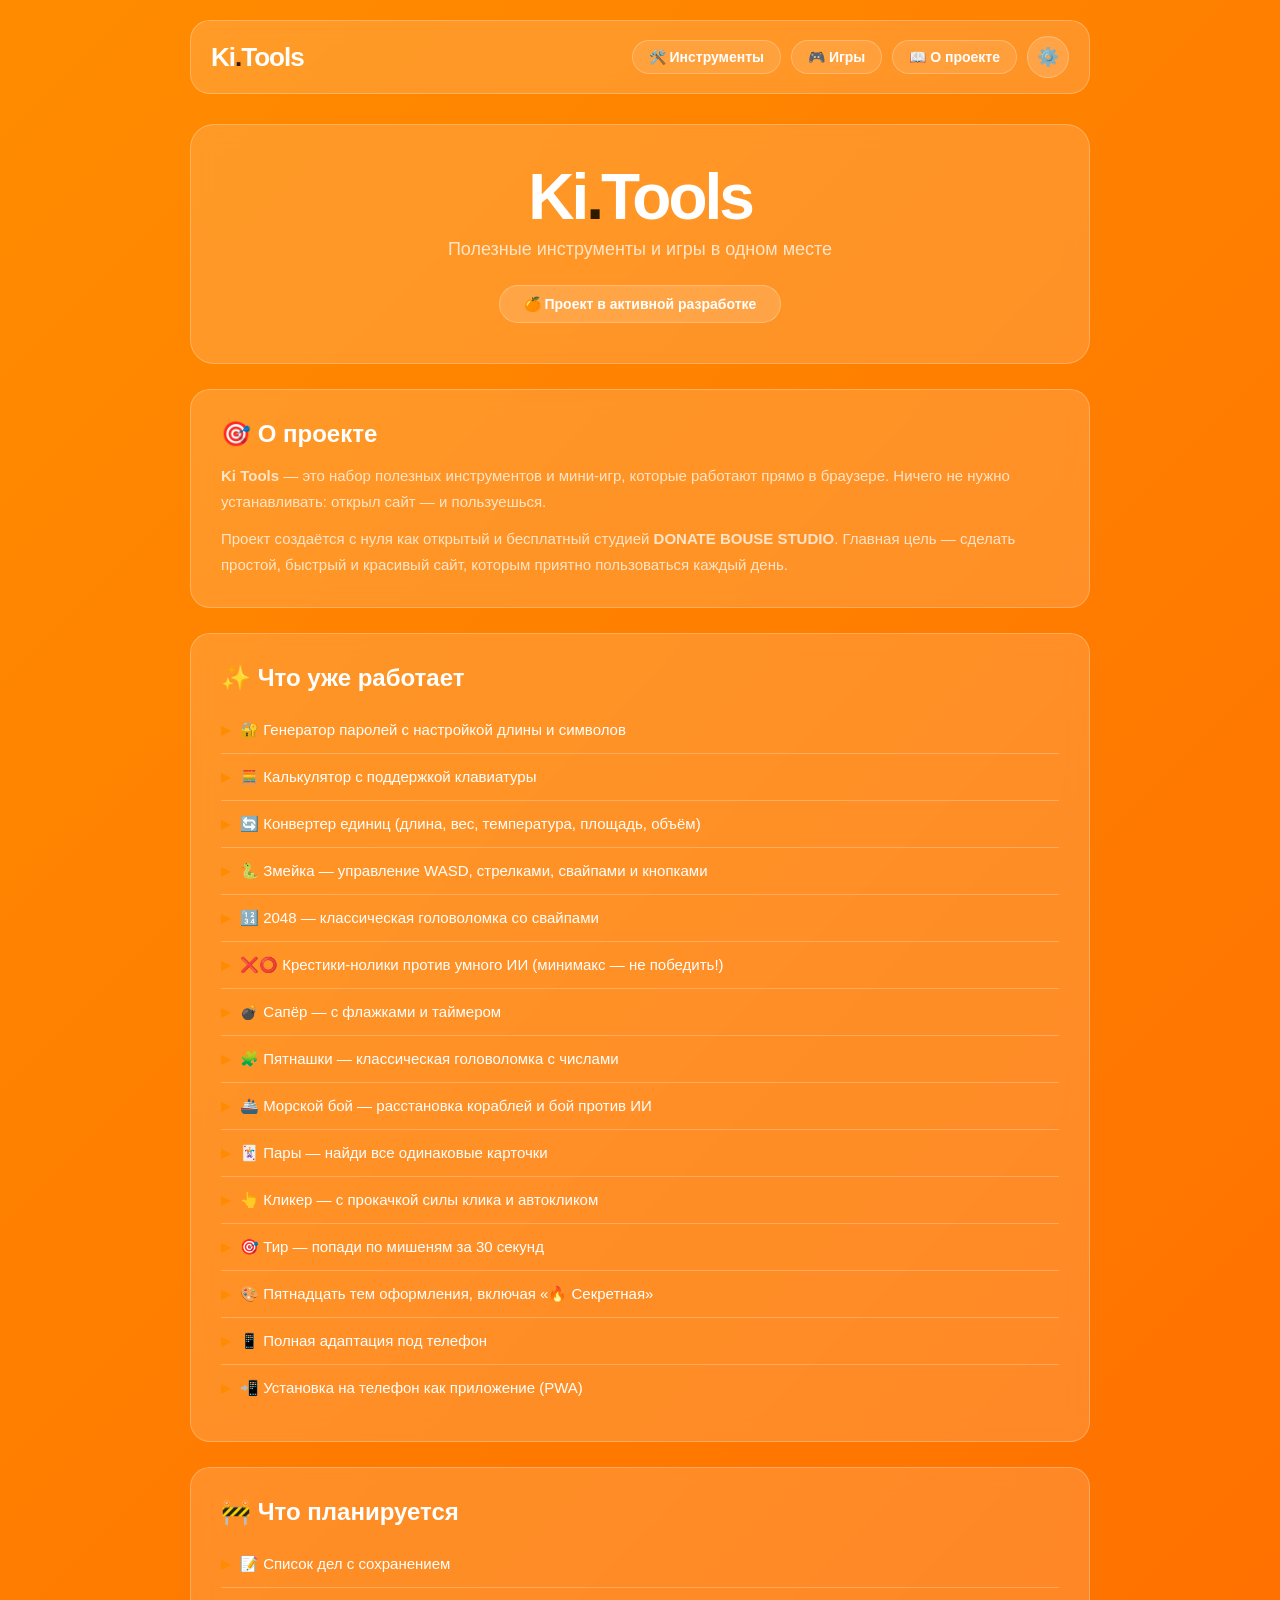
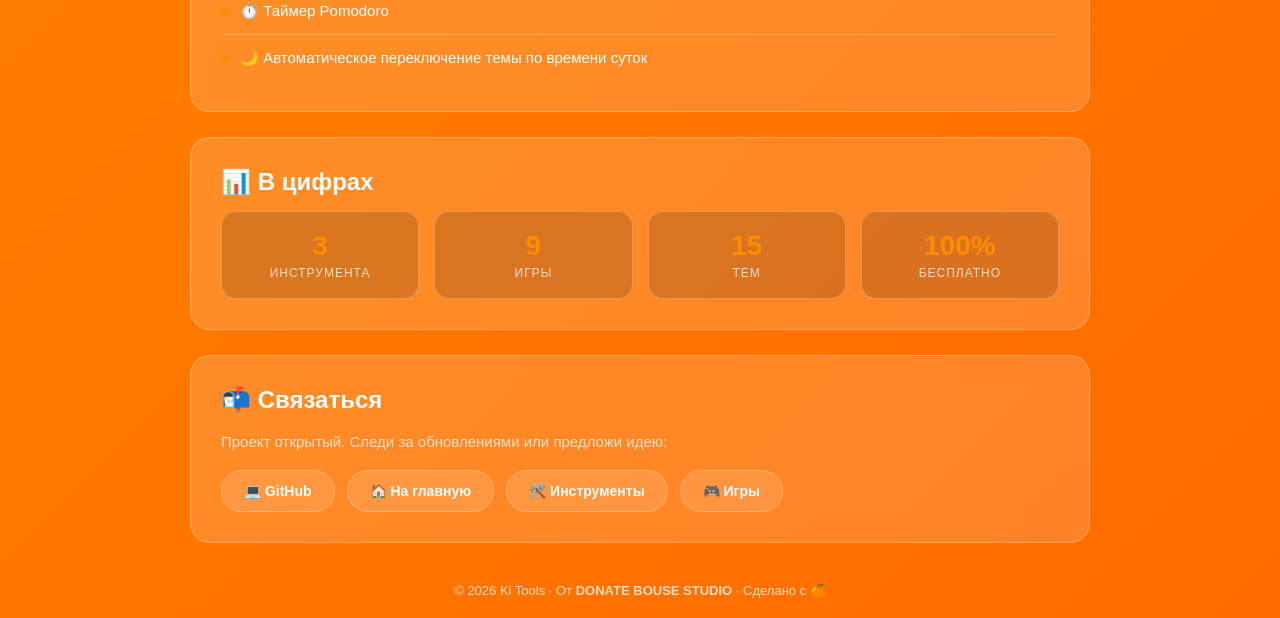
<file: site.html>
<!DOCTYPE html>
<html lang="ru">
<head>
    <meta charset="UTF-8">
    <meta name="viewport" content="width=device-width, initial-scale=1.0">
    <title>О проекте — Ki Tools</title>
    <link rel="icon" type="image/svg+xml" href="favicon.svg">
    <link rel="manifest" href="manifest.json">
    <meta name="theme-color" content="#FF8C00">
    <link rel="stylesheet" href="style.css?v=5">
    <style>
        .about-section {
            background: var(--card-bg);
            backdrop-filter: blur(10px);
            border: 1px solid var(--card-border);
            border-radius: 20px;
            padding: 30px;
            margin-bottom: 25px;
            animation: popIn 0.6s ease-out both;
        }
        .about-section h2 {
            font-size: 24px;
            margin-bottom: 15px;
            display: flex;
            align-items: center;
            gap: 10px;
        }
        .about-section p {
            font-size: 15px;
            line-height: 1.7;
            color: var(--text-dim);
            margin-bottom: 12px;
        }
        .about-section p:last-child { margin-bottom: 0; }
        .hero {
            text-align: center;
            padding: 40px 25px;
            background: var(--card-bg);
            backdrop-filter: blur(10px);
            border: 1px solid var(--card-border);
            border-radius: 24px;
            margin-bottom: 25px;
            animation: popIn 0.6s ease-out both;
        }
        .hero-logo {
            font-size: 64px;
            font-weight: 900;
            letter-spacing: -3px;
            margin-bottom: 10px;
            line-height: 1;
        }
        .hero-logo span { color: var(--accent); }
        .hero-tagline {
            font-size: 18px;
            color: var(--text-dim);
            margin-bottom: 25px;
        }
        .hero-badge {
            display: inline-block;
            background: rgba(255,255,255,0.15);
            border: 1px solid var(--card-border);
            padding: 10px 24px;
            border-radius: 50px;
            font-size: 14px;
            font-weight: 600;
        }
        .feature-list { list-style: none; padding: 0; }
        .feature-list li {
            padding: 12px 0;
            font-size: 15px;
            color: var(--text);
            border-bottom: 1px solid var(--card-border);
            display: flex;
            align-items: center;
            gap: 10px;
        }
        .feature-list li:last-child { border-bottom: none; }
        .feature-list li::before {
            content: '▸';
            color: var(--primary);
            font-weight: 900;
            font-size: 18px;
        }
        .stats-grid {
            display: grid;
            grid-template-columns: repeat(auto-fit, minmax(140px, 1fr));
            gap: 15px;
            margin-top: 15px;
        }
        .stat-box {
            background: rgba(0, 0, 0, 0.15);
            border: 1px solid var(--card-border);
            border-radius: 15px;
            padding: 18px;
            text-align: center;
        }
        .stat-value {
            font-size: 28px;
            font-weight: 900;
            color: var(--primary);
            margin-bottom: 4px;
        }
        .stat-label {
            font-size: 12px;
            color: var(--text-dim);
            text-transform: uppercase;
            letter-spacing: 1px;
        }
        .contact-links {
            display: flex;
            flex-wrap: wrap;
            gap: 12px;
            margin-top: 15px;
        }
        .contact-links a {
            display: inline-flex;
            align-items: center;
            gap: 8px;
            padding: 12px 22px;
            border-radius: 50px;
            background: rgba(255, 255, 255, 0.12);
            border: 1px solid var(--card-border);
            color: var(--text);
            text-decoration: none;
            font-size: 14px;
            font-weight: 600;
            transition: background 0.3s, transform 0.3s;
        }
        .contact-links a:hover {
            background: rgba(255, 255, 255, 0.25);
            transform: translateY(-3px);
        }
        @media (max-width: 600px) {
            .about-section { padding: 20px; }
            .about-section h2 { font-size: 19px; }
            .about-section p { font-size: 14px; }
            .hero { padding: 30px 18px; }
            .hero-logo { font-size: 48px; }
            .hero-tagline { font-size: 15px; }
            .feature-list li { font-size: 14px; padding: 10px 0; }
            .stat-value { font-size: 22px; }
        }
    </style>
</head>
<body>
   <div class="aquarium">
        <div class="fish">🐠</div>
        <div class="fish">🐟</div>
        <div class="fish">🐡</div>
        <div class="fish">🦈</div>
        <div class="fish">🐠</div>
        <div class="fish">🐟</div>
        <div class="bubble-fish"></div>
        <div class="bubble-fish"></div>
        <div class="bubble-fish"></div>
        <div class="bubble-fish"></div>
        <div class="bubble-fish"></div>
        <div class="bubble-fish"></div>
    </div>

    <!-- Nyan Cat (виден только в теме Nyan) -->
    <div class="nyan-cat-anim">🐱</div>
    <div class="nyan-cat-anim">🌈</div>
    <div class="nyan-cat-anim">🐱</div>
    <div class="nyan-cat-anim">🌈</div>
   
    <header class="header">
        <a href="index.html" class="logo">Ki<span>.</span>Tools</a>
        <nav class="nav">
            <a href="tools.html">🛠️ Инструменты</a>
            <a href="game.html">🎮 Игры</a>
            <a href="site.html">📖 О проекте</a>
            <button class="settings-btn" onclick="openSettings()">⚙️</button>
        </nav>
    </header>

    <div class="container">

        <div class="hero">
            <div class="hero-logo">Ki<span>.</span>Tools</div>
            <p class="hero-tagline">Полезные инструменты и игры в одном месте</p>
            <div class="hero-badge">🍊 Проект в активной разработке</div>
        </div>

        <div class="about-section">
            <h2>🎯 О проекте</h2>
            <p>
                <strong>Ki Tools</strong> — это набор полезных инструментов и мини-игр,
                которые работают прямо в браузере. Ничего не нужно устанавливать:
                открыл сайт — и пользуешься.
            </p>
            <p>
                Проект создаётся с нуля как открытый и бесплатный студией
                <strong>DONATE BOUSE STUDIO</strong>. Главная цель —
                сделать простой, быстрый и красивый сайт, которым приятно пользоваться
                каждый день.
            </p>
        </div>

        <div class="about-section">
            <h2>✨ Что уже работает</h2>
            <ul class="feature-list">
                <li>🔐 Генератор паролей с настройкой длины и символов</li>
                <li>🧮 Калькулятор с поддержкой клавиатуры</li>
                <li>🔄 Конвертер единиц (длина, вес, температура, площадь, объём)</li>
                <li>🐍 Змейка — управление WASD, стрелками, свайпами и кнопками</li>
                <li>🔢 2048 — классическая головоломка со свайпами</li>
                <li>❌⭕ Крестики-нолики против умного ИИ (минимакс — не победить!)</li>
                <li>💣 Сапёр — с флажками и таймером</li>
                <li>🧩 Пятнашки — классическая головоломка с числами</li>
                <li>🚢 Морской бой — расстановка кораблей и бой против ИИ</li>
                <li>🃏 Пары — найди все одинаковые карточки</li>
                <li>👆 Кликер — с прокачкой силы клика и автокликом</li>
                <li>🎯 Тир — попади по мишеням за 30 секунд</li>
                <li>🎨 Пятнадцать тем оформления, включая «🔥 Секретная»</li>
                <li>📱 Полная адаптация под телефон</li>
                <li>📲 Установка на телефон как приложение (PWA)</li>
            </ul>
        </div>

        <div class="about-section">
            <h2>🚧 Что планируется</h2>
            <ul class="feature-list">
                <li>📝 Список дел с сохранением</li>
                <li>⏱️ Таймер Pomodoro</li>
                <li>🌙 Автоматическое переключение темы по времени суток</li>
            </ul>
        </div>

        <div class="about-section">
            <h2>📊 В цифрах</h2>
            <div class="stats-grid">
                <div class="stat-box">
                    <div class="stat-value">3</div>
                    <div class="stat-label">Инструмента</div>
                </div>
                <div class="stat-box">
                    <div class="stat-value">9</div>
                    <div class="stat-label">Игры</div>
                </div>
                <div class="stat-box">
                    <div class="stat-value">15</div>
                    <div class="stat-label">Тем</div>
                </div>
                <div class="stat-box">
                    <div class="stat-value">100%</div>
                    <div class="stat-label">Бесплатно</div>
                </div>
            </div>
        </div>

        <div class="about-section">
            <h2>📬 Связаться</h2>
            <p>Проект открытый. Следи за обновлениями или предложи идею:</p>
            <div class="contact-links">
                <a href="https://github.com/dazhisuper0-create" target="_blank">💻 GitHub</a>
                <a href="index.html">🏠 На главную</a>
                <a href="tools.html">🛠️ Инструменты</a>
                <a href="game.html">🎮 Игры</a>
            </div>
        </div>

    </div>

    <footer class="footer">
        <p>© 2026 Ki Tools · От <strong>DONATE BOUSE STUDIO</strong> · Сделано с 🍊</p>
    </footer>

    <div class="modal-overlay" id="settingsModal">
        <div class="modal">
            <h2>🎨 Выбери тему</h2>
            <div class="theme-grid">
                <div class="theme-option theme-orange" onclick="setTheme('orange')">🟠 Оранжевая</div>
                <div class="theme-option theme-dark" onclick="setTheme('dark')">⚫ Тёмная</div>
                <div class="theme-option theme-light" onclick="setTheme('light')">⚪ Светлая</div>
                <div class="theme-option theme-blue" onclick="setTheme('blue')">🔵 Синяя</div>
                <div class="theme-option theme-green" onclick="setTheme('green')">🟢 Зелёная</div>
                <div class="theme-option theme-fish" onclick="setTheme('fish')">🐠 Рыбки</div>
                <div class="theme-option theme-red" onclick="setTheme('red')">🔴 Красная</div>
                <div class="theme-option theme-space" onclick="setTheme('space')">🌌 Космос</div>
                <div class="theme-option theme-nyan" onclick="setTheme('nyan')">🐱 Nyan Cat</div>
                <div class="theme-option theme-yellow" onclick="setTheme('yellow')">🟡 Жёлтая</div>
                <div class="theme-option theme-darkred" onclick="setTheme('darkred')">🍷 Тёмно-красная</div>
                <div class="theme-option theme-sakura" onclick="setTheme('sakura')">🌸 Сакура</div>
                <div class="theme-option theme-ice" onclick="setTheme('ice')">❄️ Лёд</div>
                <div class="theme-option theme-brown" onclick="setTheme('brown')">🟤 Коричневая</div>
            </div>
            <button class="close-btn" onclick="closeSettings()">Готово</button>
        </div>
    </div>

    <script>
        const savedTheme = localStorage.getItem('ki-theme') || 'orange';
        document.documentElement.setAttribute('data-theme', savedTheme);

        function openSettings() {
            document.getElementById('settingsModal').classList.add('active');
            document.querySelectorAll('.theme-option').forEach(opt => {
                opt.classList.remove('active');
                if (opt.classList.contains('theme-' + localStorage.getItem('ki-theme'))) {
                    opt.classList.add('active');
                }
            });
        }
        function closeSettings() { document.getElementById('settingsModal').classList.remove('active'); }
        function setTheme(theme) {
            document.documentElement.setAttribute('data-theme', theme);
            localStorage.setItem('ki-theme', theme);
            document.querySelectorAll('.theme-option').forEach(opt => opt.classList.remove('active'));
            event.target.classList.add('active');
        }
        document.getElementById('settingsModal').addEventListener('click', function(e) {
            if (e.target === this) closeSettings();
        });
    </script>
</body>
</html>
</file>
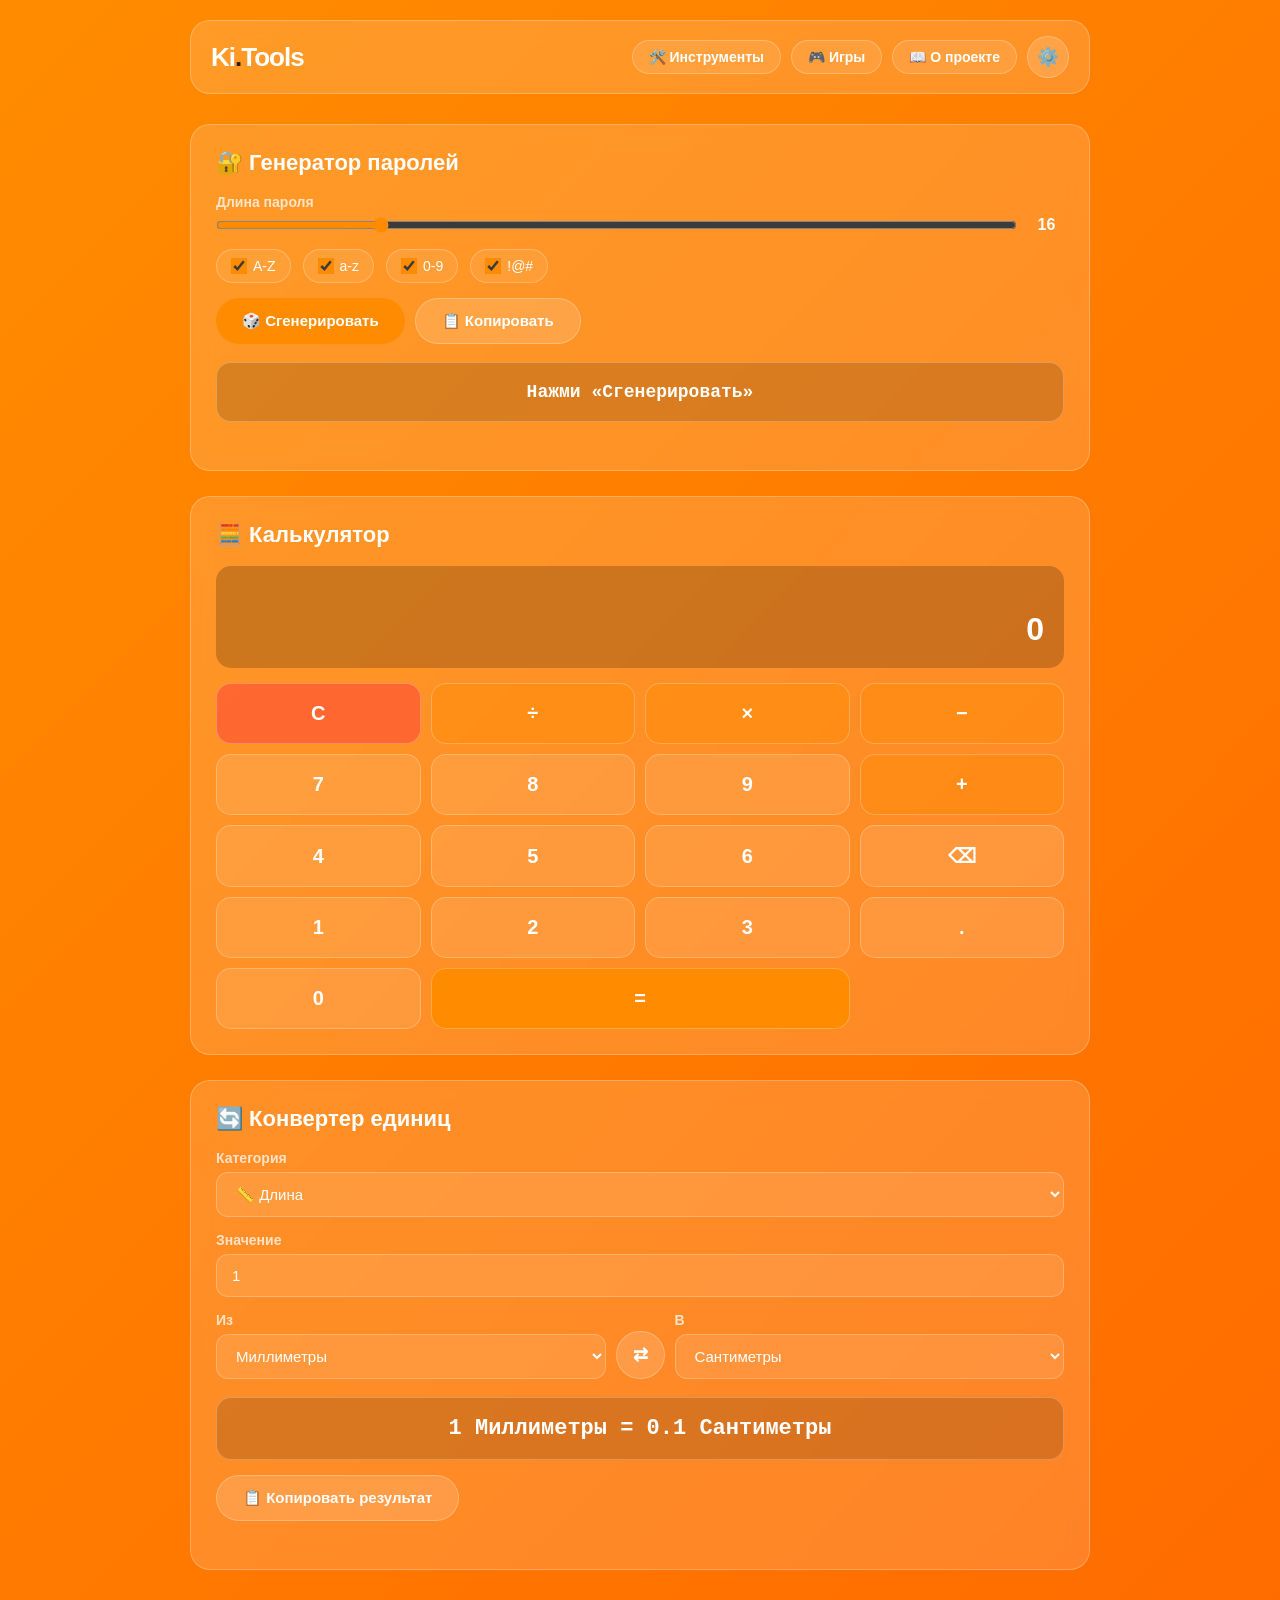
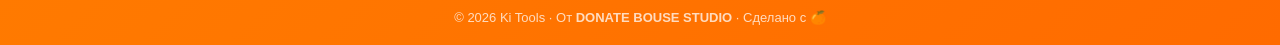
<file: tools.html>
<!DOCTYPE html>
<html lang="ru">
<head>
    <meta charset="UTF-8">
    <meta name="viewport" content="width=device-width, initial-scale=1.0">
    <title>Инструменты — Ki Tools</title>
    <link rel="icon" type="image/svg+xml" href="favicon.svg">
    <link rel="manifest" href="manifest.json">
    <meta name="theme-color" content="#FF8C00">
    <link rel="stylesheet" href="style.css">
    <style>
        .tool-section {
            background: var(--card-bg);
            backdrop-filter: blur(10px);
            border: 1px solid var(--card-border);
            border-radius: 20px;
            padding: 25px;
            margin-bottom: 25px;
            animation: popIn 0.6s ease-out both;
        }
        .tool-section h2 {
            font-size: 22px;
            margin-bottom: 18px;
            display: flex;
            align-items: center;
            gap: 10px;
        }
        .field { margin-bottom: 15px; }
        .field label {
            display: block;
            font-size: 14px;
            margin-bottom: 6px;
            color: var(--text-dim);
            font-weight: 600;
        }
        .field input[type="text"],
        .field input[type="number"],
        .field select {
            width: 100%;
            padding: 12px 15px;
            border-radius: 12px;
            border: 1px solid var(--card-border);
            background: rgba(255, 255, 255, 0.1);
            color: var(--text);
            font-size: 15px;
            font-family: inherit;
            outline: none;
            transition: border-color 0.3s, background 0.3s;
        }
        .field input:focus, .field select:focus {
            border-color: var(--primary);
            background: rgba(255, 255, 255, 0.2);
        }
        .field select option { background: #2a2a2a; color: #fff; }
        .range-row { display: flex; align-items: center; gap: 12px; }
        .range-row input[type="range"] { flex: 1; accent-color: var(--primary); }
        .range-value { min-width: 35px; text-align: center; font-weight: 700; font-size: 16px; }
        .checkbox-row { display: flex; flex-wrap: wrap; gap: 12px; margin-bottom: 15px; }
        .checkbox-row label {
            display: flex;
            align-items: center;
            gap: 6px;
            font-size: 14px;
            cursor: pointer;
            padding: 8px 14px;
            border-radius: 50px;
            background: rgba(255, 255, 255, 0.08);
            border: 1px solid var(--card-border);
            transition: background 0.3s;
        }
        .checkbox-row label:hover { background: rgba(255, 255, 255, 0.18); }
        .checkbox-row input[type="checkbox"] { accent-color: var(--primary); width: 16px; height: 16px; }
        .btn {
            padding: 13px 26px;
            border-radius: 50px;
            border: none;
            background: var(--primary);
            color: #fff;
            font-size: 15px;
            font-weight: 700;
            cursor: pointer;
            transition: background 0.3s, transform 0.3s;
            font-family: inherit;
        }
        .btn:hover { background: var(--primary-dark); transform: translateY(-2px); }
        .btn:active { transform: scale(0.97); }
        .btn-secondary {
            background: rgba(255, 255, 255, 0.15);
            border: 1px solid var(--card-border);
        }
        .btn-secondary:hover { background: rgba(255, 255, 255, 0.28); }
        .btn-row { display: flex; gap: 10px; flex-wrap: wrap; }
        .result-box {
            margin-top: 18px;
            padding: 18px;
            border-radius: 15px;
            background: rgba(0, 0, 0, 0.15);
            border: 1px solid var(--card-border);
            font-family: 'Courier New', monospace;
            font-size: 18px;
            font-weight: 700;
            word-break: break-all;
            text-align: center;
            min-height: 60px;
            display: flex;
            align-items: center;
            justify-content: center;
            user-select: all;
        }
        .copy-msg {
            font-size: 13px;
            color: var(--primary-light);
            margin-top: 8px;
            text-align: center;
            opacity: 0;
            transition: opacity 0.3s;
        }
        .copy-msg.show { opacity: 1; }
        .calc-display {
            background: rgba(0, 0, 0, 0.2);
            border-radius: 15px;
            padding: 20px;
            text-align: right;
            margin-bottom: 15px;
            min-height: 80px;
        }
        .calc-expression { font-size: 14px; color: var(--text-dim); min-height: 20px; word-break: break-all; }
        .calc-result { font-size: 32px; font-weight: 700; word-break: break-all; margin-top: 5px; }
        .calc-buttons { display: grid; grid-template-columns: repeat(4, 1fr); gap: 10px; }
        .calc-btn {
            padding: 18px;
            border-radius: 15px;
            border: 1px solid var(--card-border);
            background: rgba(255, 255, 255, 0.1);
            color: var(--text);
            font-size: 20px;
            font-weight: 700;
            cursor: pointer;
            transition: background 0.2s, transform 0.1s;
            font-family: inherit;
        }
        .calc-btn:hover { background: rgba(255, 255, 255, 0.22); }
        .calc-btn:active { transform: scale(0.95); }
        .calc-btn.op { background: rgba(255, 140, 0, 0.4); }
        .calc-btn.op:hover { background: rgba(255, 140, 0, 0.6); }
        .calc-btn.equals { background: var(--primary); grid-column: span 2; }
        .calc-btn.equals:hover { background: var(--primary-dark); }
        .calc-btn.clear { background: rgba(255, 60, 60, 0.5); }
        .calc-btn.clear:hover { background: rgba(255, 60, 60, 0.7); }
        @media (max-width: 600px) {
            .tool-section { padding: 18px; }
            .tool-section h2 { font-size: 18px; }
            .calc-btn { padding: 16px; font-size: 18px; }
            .calc-result { font-size: 26px; }
            .result-box { font-size: 15px; }
            .checkbox-row label { font-size: 12px; padding: 6px 10px; }
        }
    </style>
</head>
<body>
      <div class="aquarium">
        <div class="fish">🐠</div>
        <div class="fish">🐟</div>
        <div class="fish">🐡</div>
        <div class="fish">🦈</div>
        <div class="fish">🐠</div>
        <div class="fish">🐟</div>
        <div class="bubble-fish"></div>
        <div class="bubble-fish"></div>
        <div class="bubble-fish"></div>
        <div class="bubble-fish"></div>
        <div class="bubble-fish"></div>
        <div class="bubble-fish"></div>
    </div>

    <!-- Nyan Cat (виден только в теме Nyan) -->
    <div class="nyan-cat-anim">🐱</div>
    <div class="nyan-cat-anim">🌈</div>
    <div class="nyan-cat-anim">🐱</div>
    <div class="nyan-cat-anim">🌈</div>
   
    <header class="header">
        <a href="index.html" class="logo">Ki<span>.</span>Tools</a>
        <nav class="nav">
            <a href="tools.html">🛠️ Инструменты</a>
            <a href="game.html">🎮 Игры</a>
            <a href="site.html">📖 О проекте</a>
            <button class="settings-btn" onclick="openSettings()">⚙️</button>
        </nav>
    </header>

    <div class="container">

        <div class="tool-section">
            <h2>🔐 Генератор паролей</h2>
            <div class="field">
                <label>Длина пароля</label>
                <div class="range-row">
                    <input type="range" id="passLength" min="4" max="64" value="16" oninput="updateLength()">
                    <span class="range-value" id="lengthValue">16</span>
                </div>
            </div>
            <div class="checkbox-row">
                <label><input type="checkbox" id="useUpper" checked> A-Z</label>
                <label><input type="checkbox" id="useLower" checked> a-z</label>
                <label><input type="checkbox" id="useDigits" checked> 0-9</label>
                <label><input type="checkbox" id="useSymbols" checked> !@#</label>
            </div>
            <div class="btn-row">
                <button class="btn" onclick="generatePassword()">🎲 Сгенерировать</button>
                <button class="btn btn-secondary" onclick="copyPassword()">📋 Копировать</button>
            </div>
            <div class="result-box" id="passwordResult">Нажми «Сгенерировать»</div>
            <div class="copy-msg" id="copyMsg">✅ Пароль скопирован!</div>
        </div>

        <div class="tool-section">
            <h2>🧮 Калькулятор</h2>
            <div class="calc-display">
                <div class="calc-expression" id="calcExpression"></div>
                <div class="calc-result" id="calcResult">0</div>
            </div>
            <div class="calc-buttons">
                <button class="calc-btn clear" onclick="calcClear()">C</button>
                <button class="calc-btn op" onclick="calcInput('/')">÷</button>
                <button class="calc-btn op" onclick="calcInput('*')">×</button>
                <button class="calc-btn op" onclick="calcInput('-')">−</button>

                <button class="calc-btn" onclick="calcInput('7')">7</button>
                <button class="calc-btn" onclick="calcInput('8')">8</button>
                <button class="calc-btn" onclick="calcInput('9')">9</button>
                <button class="calc-btn op" onclick="calcInput('+')">+</button>

                <button class="calc-btn" onclick="calcInput('4')">4</button>
                <button class="calc-btn" onclick="calcInput('5')">5</button>
                <button class="calc-btn" onclick="calcInput('6')">6</button>
                <button class="calc-btn" onclick="calcBackspace()">⌫</button>

                <button class="calc-btn" onclick="calcInput('1')">1</button>
                <button class="calc-btn" onclick="calcInput('2')">2</button>
                <button class="calc-btn" onclick="calcInput('3')">3</button>
                <button class="calc-btn" onclick="calcInput('.')">.</button>

                <button class="calc-btn" onclick="calcInput('0')">0</button>
                <button class="calc-btn equals" onclick="calcEquals()">=</button>
            </div>
        </div>

        <div class="tool-section">
            <h2>🔄 Конвертер единиц</h2>

            <div class="field">
                <label>Категория</label>
                <select id="convCategory" onchange="updateConverterUnits()">
                    <option value="length">📏 Длина</option>
                    <option value="weight">⚖️ Вес</option>
                    <option value="temp">🌡️ Температура</option>
                    <option value="area">📐 Площадь</option>
                    <option value="volume">🧪 Объём</option>
                </select>
            </div>

            <div class="field">
                <label>Значение</label>
                <input type="number" id="convInput" value="1" oninput="convertUnits()" placeholder="Введите число">
            </div>

            <div style="display: grid; grid-template-columns: 1fr auto 1fr; gap: 10px; align-items: end; margin-bottom: 18px;">
                <div class="field" style="margin-bottom: 0;">
                    <label>Из</label>
                    <select id="convFrom" onchange="convertUnits()"></select>
                </div>
                <button class="btn btn-secondary" onclick="swapConverter()" style="padding: 12px 16px; font-size: 18px;">⇄</button>
                <div class="field" style="margin-bottom: 0;">
                    <label>В</label>
                    <select id="convTo" onchange="convertUnits()"></select>
                </div>
            </div>

            <div class="result-box" id="convResult" style="font-size: 22px;">1 = 1</div>

            <div class="btn-row" style="margin-top: 15px;">
                <button class="btn btn-secondary" onclick="copyConversion()">📋 Копировать результат</button>
            </div>
            <div class="copy-msg" id="convCopyMsg">✅ Результат скопирован!</div>
        </div>

    </div>

    <footer class="footer">
        <p>© 2026 Ki Tools · От <strong>DONATE BOUSE STUDIO</strong> · Сделано с 🍊</p>
    </footer>

    <div class="modal-overlay" id="settingsModal">
        <div class="modal">
            <h2>🎨 Выбери тему</h2>
            <div class="theme-grid">
                <div class="theme-option theme-orange" onclick="setTheme('orange')">🟠 Оранжевая</div>
                <div class="theme-option theme-dark" onclick="setTheme('dark')">⚫ Тёмная</div>
                <div class="theme-option theme-light" onclick="setTheme('light')">⚪ Светлая</div>
                <div class="theme-option theme-blue" onclick="setTheme('blue')">🔵 Синяя</div>
                <div class="theme-option theme-green" onclick="setTheme('green')">🟢 Зелёная</div>
                <div class="theme-option theme-fish" onclick="setTheme('fish')">🐠 Рыбки</div>
                <div class="theme-option theme-red" onclick="setTheme('red')">🔴 Красная</div>
                <div class="theme-option theme-space" onclick="setTheme('space')">🌌 Космос</div>
                <div class="theme-option theme-nyan" onclick="setTheme('nyan')">🐱 Nyan Cat</div>
                <div class="theme-option theme-yellow" onclick="setTheme('yellow')">🟡 Жёлтая</div>
                <div class="theme-option theme-darkred" onclick="setTheme('darkred')">🍷 Тёмно-красная</div>
                <div class="theme-option theme-sakura" onclick="setTheme('sakura')">🌸 Сакура</div>
                <div class="theme-option theme-ice" onclick="setTheme('ice')">❄️ Лёд</div>
                <div class="theme-option theme-brown" onclick="setTheme('brown')">🟤 Коричневая</div>
            </div>
            <button class="close-btn" onclick="closeSettings()">Готово</button>
        </div>
    </div>

    <script>
        const savedTheme = localStorage.getItem('ki-theme') || 'orange';
        document.documentElement.setAttribute('data-theme', savedTheme);

        function openSettings() {
            document.getElementById('settingsModal').classList.add('active');
            document.querySelectorAll('.theme-option').forEach(opt => {
                opt.classList.remove('active');
                if (opt.classList.contains('theme-' + localStorage.getItem('ki-theme'))) {
                    opt.classList.add('active');
                }
            });
        }
        function closeSettings() { document.getElementById('settingsModal').classList.remove('active'); }
        function setTheme(theme) {
            document.documentElement.setAttribute('data-theme', theme);
            localStorage.setItem('ki-theme', theme);
            document.querySelectorAll('.theme-option').forEach(opt => opt.classList.remove('active'));
            event.target.classList.add('active');
        }
        document.getElementById('settingsModal').addEventListener('click', function(e) {
            if (e.target === this) closeSettings();
        });

        function updateLength() {
            document.getElementById('lengthValue').textContent = document.getElementById('passLength').value;
        }

        function generatePassword() {
            const length = parseInt(document.getElementById('passLength').value);
            const useUpper = document.getElementById('useUpper').checked;
            const useLower = document.getElementById('useLower').checked;
            const useDigits = document.getElementById('useDigits').checked;
            const useSymbols = document.getElementById('useSymbols').checked;

            let chars = '';
            if (useUpper) chars += 'ABCDEFGHIJKLMNOPQRSTUVWXYZ';
            if (useLower) chars += 'abcdefghijklmnopqrstuvwxyz';
            if (useDigits) chars += '0123456789';
            if (useSymbols) chars += '!@#$%^&*()_+-=[]{}|;:,.<>?';

            if (chars === '') {
                document.getElementById('passwordResult').textContent = 'Выбери хотя бы один тип символов!';
                return;
            }

            let password = '';
            const array = new Uint32Array(length);
            crypto.getRandomValues(array);
            for (let i = 0; i < length; i++) {
                password += chars[array[i] % chars.length];
            }

            document.getElementById('passwordResult').textContent = password;
            document.getElementById('copyMsg').classList.remove('show');
        }

        function copyPassword() {
            const text = document.getElementById('passwordResult').textContent;
            if (text === 'Нажми «Сгенерировать»' || text.includes('Выбери хотя бы')) return;
            navigator.clipboard.writeText(text).then(() => {
                const msg = document.getElementById('copyMsg');
                msg.classList.add('show');
                setTimeout(() => msg.classList.remove('show'), 2000);
            });
        }

        let calcExpr = '';
        function calcInput(val) { calcExpr += val; updateCalcDisplay(); }
        function calcClear() {
            calcExpr = '';
            document.getElementById('calcResult').textContent = '0';
            document.getElementById('calcExpression').textContent = '';
        }
        function calcBackspace() { calcExpr = calcExpr.slice(0, -1); updateCalcDisplay(); }
        function updateCalcDisplay() {
            document.getElementById('calcExpression').textContent = calcExpr;
            document.getElementById('calcResult').textContent = calcExpr || '0';
        }
        function calcEquals() {
            if (calcExpr === '') return;
            try {
                if (!/^[0-9+\-*/.() ]+$/.test(calcExpr)) throw new Error('bad');
                const result = Function('"use strict"; return (' + calcExpr + ')')();
                if (!isFinite(result)) throw new Error('bad');
                document.getElementById('calcExpression').textContent = calcExpr + ' =';
                document.getElementById('calcResult').textContent = result;
                calcExpr = String(result);
            } catch (e) {
                document.getElementById('calcResult').textContent = 'Ошибка';
                calcExpr = '';
            }
        }

        // ===== КОНВЕРТЕР ЕДИНИЦ =====
        const CONV_UNITS = {
            length: {
                name: 'Длина',
                units: {
                    'mm': { name: 'Миллиметры', factor: 0.001 },
                    'cm': { name: 'Сантиметры', factor: 0.01 },
                    'm':  { name: 'Метры', factor: 1 },
                    'km': { name: 'Километры', factor: 1000 },
                    'in': { name: 'Дюймы', factor: 0.0254 },
                    'ft': { name: 'Футы', factor: 0.3048 },
                    'yd': { name: 'Ярды', factor: 0.9144 },
                    'mi': { name: 'Мили', factor: 1609.344 }
                }
            },
            weight: {
                name: 'Вес',
                units: {
                    'mg': { name: 'Миллиграммы', factor: 0.000001 },
                    'g':  { name: 'Граммы', factor: 0.001 },
                    'kg': { name: 'Килограммы', factor: 1 },
                    't':  { name: 'Тонны', factor: 1000 },
                    'oz': { name: 'Унции', factor: 0.0283495 },
                    'lb': { name: 'Фунты', factor: 0.453592 }
                }
            },
            temp: {
                name: 'Температура',
                units: {
                    'c': { name: 'Цельсий' },
                    'f': { name: 'Фаренгейт' },
                    'k': { name: 'Кельвин' }
                }
            },
            area: {
                name: 'Площадь',
                units: {
                    'mm2': { name: 'мм²', factor: 0.000001 },
                    'cm2': { name: 'см²', factor: 0.0001 },
                    'm2':  { name: 'м²', factor: 1 },
                    'km2': { name: 'км²', factor: 1000000 },
                    'ha':  { name: 'Гектары', factor: 10000 },
                    'ac':  { name: 'Акры', factor: 4046.86 }
                }
            },
            volume: {
                name: 'Объём',
                units: {
                    'ml': { name: 'Миллилитры', factor: 0.001 },
                    'l':  { name: 'Литры', factor: 1 },
                    'm3': { name: 'м³', factor: 1000 },
                    'gal': { name: 'Галлоны (US)', factor: 3.78541 },
                    'pt': { name: 'Пинты (US)', factor: 0.473176 }
                }
            }
        };

        function updateConverterUnits() {
            const category = document.getElementById('convCategory').value;
            const units = CONV_UNITS[category].units;
            const fromSelect = document.getElementById('convFrom');
            const toSelect = document.getElementById('convTo');

            fromSelect.innerHTML = '';
            toSelect.innerHTML = '';

            const keys = Object.keys(units);
            keys.forEach((key) => {
                const opt1 = document.createElement('option');
                opt1.value = key;
                opt1.textContent = units[key].name;
                fromSelect.appendChild(opt1);

                const opt2 = document.createElement('option');
                opt2.value = key;
                opt2.textContent = units[key].name;
                toSelect.appendChild(opt2);
            });

            fromSelect.value = keys[0];
            toSelect.value = keys[1] || keys[0];
            convertUnits();
        }

        function convertUnits() {
            const category = document.getElementById('convCategory').value;
            const from = document.getElementById('convFrom').value;
            const to = document.getElementById('convTo').value;
            const input = parseFloat(document.getElementById('convInput').value);

            if (isNaN(input)) {
                document.getElementById('convResult').textContent = '—';
                return;
            }

            let result;

            if (category === 'temp') {
                let celsius;
                if (from === 'c') celsius = input;
                else if (from === 'f') celsius = (input - 32) * 5 / 9;
                else celsius = input - 273.15;

                if (to === 'c') result = celsius;
                else if (to === 'f') result = celsius * 9 / 5 + 32;
                else result = celsius + 273.15;
            } else {
                const units = CONV_UNITS[category].units;
                const inBase = input * units[from].factor;
                result = inBase / units[to].factor;
            }

            let formatted;
            if (Math.abs(result) >= 1000000 || (Math.abs(result) < 0.001 && result !== 0)) {
                formatted = result.toExponential(4);
            } else {
                formatted = parseFloat(result.toFixed(6));
            }

            document.getElementById('convResult').textContent =
                `${input} ${CONV_UNITS[category].units[from].name} = ${formatted} ${CONV_UNITS[category].units[to].name}`;
        }

        function swapConverter() {
            const from = document.getElementById('convFrom');
            const to = document.getElementById('convTo');
            const temp = from.value;
            from.value = to.value;
            to.value = temp;
            convertUnits();
        }

        function copyConversion() {
            const text = document.getElementById('convResult').textContent;
            if (text === '—') return;
            navigator.clipboard.writeText(text).then(() => {
                const msg = document.getElementById('convCopyMsg');
                msg.classList.add('show');
                setTimeout(() => msg.classList.remove('show'), 2000);
            });
        }

        updateConverterUnits();

        document.addEventListener('keydown', (e) => {
            if (e.key >= '0' && e.key <= '9') calcInput(e.key);
            else if (['+', '-', '*', '/', '.', '(', ')'].includes(e.key)) calcInput(e.key);
            else if (e.key === 'Enter' || e.key === '=') { e.preventDefault(); calcEquals(); }
            else if (e.key === 'Backspace') { e.preventDefault(); calcBackspace(); }
            else if (e.key === 'Escape') calcClear();
        });
    </script>
</body>
</html>
</file>
<file: style.css>
/* ===== ПЕРЕМЕННЫЕ ТЕМ ===== */
:root {
    --primary: #FF8C00;
    --primary-dark: #E85D00;
    --primary-light: #FFB347;
    --bg: linear-gradient(135deg, #FF8C00 0%, #FF6B00 50%, #E85D00 100%);
    --card-bg: rgba(255, 255, 255, 0.15);
    --card-border: rgba(255, 255, 255, 0.25);
    --text: #FFFFFF;
    --text-dim: rgba(255, 255, 255, 0.75);
    --shadow: rgba(0, 0, 0, 0.2);
    --accent: #2D1B00;
}

[data-theme="dark"] {
    --primary: #FF8C00; --primary-dark: #E85D00; --primary-light: #FFB347;
    --bg: linear-gradient(135deg, #1a1a1a 0%, #0d0d0d 100%);
    --card-bg: rgba(255, 255, 255, 0.08); --card-border: rgba(255, 255, 255, 0.15);
    --text: #FFFFFF; --text-dim: rgba(255, 255, 255, 0.6);
    --shadow: rgba(0, 0, 0, 0.5); --accent: #FF8C00;
}

[data-theme="light"] {
    --primary: #FF8C00; --primary-dark: #E85D00; --primary-light: #FFB347;
    --bg: linear-gradient(135deg, #FFF3E0 0%, #FFE0B2 100%);
    --card-bg: rgba(255, 255, 255, 0.7); --card-border: rgba(255, 140, 0, 0.3);
    --text: #2D1B00; --text-dim: rgba(45, 27, 0, 0.65);
    --shadow: rgba(255, 140, 0, 0.2); --accent: #E85D00;
}

[data-theme="blue"] {
    --primary: #2196F3; --primary-dark: #1769AA; --primary-light: #64B5F6;
    --bg: linear-gradient(135deg, #2196F3 0%, #1769AA 100%);
    --card-bg: rgba(255, 255, 255, 0.15); --card-border: rgba(255, 255, 255, 0.25);
    --text: #FFFFFF; --text-dim: rgba(255, 255, 255, 0.75);
    --shadow: rgba(0, 0, 0, 0.2); --accent: #0D47A1;
}

[data-theme="green"] {
    --primary: #4CAF50; --primary-dark: #388E3C; --primary-light: #81C784;
    --bg: linear-gradient(135deg, #4CAF50 0%, #2E7D32 100%);
    --card-bg: rgba(255, 255, 255, 0.15); --card-border: rgba(255, 255, 255, 0.25);
    --text: #FFFFFF; --text-dim: rgba(255, 255, 255, 0.75);
    --shadow: rgba(0, 0, 0, 0.2); --accent: #1B5E20;
}

[data-theme="fish"] {
    --primary: #00BCD4; --primary-dark: #0097A7; --primary-light: #4DD0E1;
    --bg: linear-gradient(180deg, #006064 0%, #00838F 30%, #00ACC1 70%, #26C6DA 100%);
    --card-bg: rgba(255, 255, 255, 0.12); --card-border: rgba(255, 255, 255, 0.25);
    --text: #FFFFFF; --text-dim: rgba(255, 255, 255, 0.75);
    --shadow: rgba(0, 0, 0, 0.3); --accent: #00E5FF;
}

[data-theme="red"] {
    --primary: #E53935; --primary-dark: #B71C1C; --primary-light: #EF5350;
    --bg: linear-gradient(135deg, #E53935 0%, #B71C1C 100%);
    --card-bg: rgba(255, 255, 255, 0.15); --card-border: rgba(255, 255, 255, 0.25);
    --text: #FFFFFF; --text-dim: rgba(255, 255, 255, 0.75);
    --shadow: rgba(0, 0, 0, 0.25); --accent: #7F0000;
}

[data-theme="space"] {
    --primary: #7C4DFF; --primary-dark: #536DFE; --primary-light: #B388FF;
    --bg: radial-gradient(ellipse at bottom, #1B2735 0%, #090A0F 100%);
    --card-bg: rgba(255, 255, 255, 0.08); --card-border: rgba(255, 255, 255, 0.15);
    --text: #FFFFFF; --text-dim: rgba(255, 255, 255, 0.6);
    --shadow: rgba(0, 0, 0, 0.5); --accent: #B388FF;
}

[data-theme="secret"] {
    --primary: #FF8C00; --primary-dark: #E85D00; --primary-light: #FFB347;
    --bg: url('secret-bg.jpg') center/cover no-repeat fixed;
    --card-bg: rgba(0, 0, 0, 0.5); --card-border: rgba(255, 255, 255, 0.3);
    --text: #FFFFFF; --text-dim: rgba(255, 255, 255, 0.8);
    --shadow: rgba(0, 0, 0, 0.6); --accent: #FFD700;
}

[data-theme="nyan"] {
    --primary: #FF69B4;
    --primary-dark: #E91E63;
    --primary-light: #FFB6C1;
    --bg: linear-gradient(135deg, #1a1a2e 0%, #16213e 50%, #0f3460 100%);
    --card-bg: rgba(255, 255, 255, 0.1);
    --card-border: rgba(255, 105, 180, 0.4);
    --text: #FFFFFF;
    --text-dim: rgba(255, 255, 255, 0.7);
    --shadow: rgba(255, 105, 180, 0.3);
    --accent: #FFD700;
}
[data-theme="yellow"] {
    --primary: #FFC107;
    --primary-dark: #FF8F00;
    --primary-light: #FFE082;
    --bg: linear-gradient(135deg, #FFD54F 0%, #FFC107 50%, #FF8F00 100%);
    --card-bg: rgba(255, 255, 255, 0.25);
    --card-border: rgba(255, 255, 255, 0.4);
    --text: #3E2723;
    --text-dim: rgba(62, 39, 35, 0.75);
    --shadow: rgba(255, 143, 0, 0.3);
    --accent: #E65100;
}
[data-theme="darkred"] {
    --primary: #D32F2F;
    --primary-dark: #8B0000;
    --primary-light: #EF5350;
    --bg: linear-gradient(135deg, #1a0a0a 0%, #2d0f0f 50%, #4a1515 100%);
    --card-bg: rgba(211, 47, 47, 0.12);
    --card-border: rgba(211, 47, 47, 0.35);
    --text: #FFCDD2;
    --text-dim: rgba(255, 205, 210, 0.65);
    --shadow: rgba(139, 0, 0, 0.5);
    --accent: #FF5252;
}
[data-theme="sakura"] {
    --primary: #F48FB1;
    --primary-dark: #D81B60;
    --primary-light: #F8BBD0;
    --bg: linear-gradient(135deg, #FCE4EC 0%, #F8BBD0 50%, #F48FB1 100%);
    --card-bg: rgba(255, 255, 255, 0.5);
    --card-border: rgba(216, 27, 96, 0.3);
    --text: #4A148C;
    --text-dim: rgba(74, 20, 140, 0.65);
    --shadow: rgba(216, 27, 96, 0.2);
    --accent: #AD1457;
}

[data-theme="ice"] {
    --primary: #4FC3F7;
    --primary-dark: #0277BD;
    --primary-light: #B3E5FC;
    --bg: linear-gradient(135deg, #E1F5FE 0%, #B3E5FC 50%, #81D4FA 100%);
    --card-bg: rgba(255, 255, 255, 0.55);
    --card-border: rgba(2, 119, 189, 0.3);
    --text: #01579B;
    --text-dim: rgba(1, 87, 155, 0.65);
    --shadow: rgba(2, 119, 189, 0.2);
    --accent: #0277BD;
}
[data-theme="brown"] {
    --primary: #8D6E63;
    --primary-dark: #5D4037;
    --primary-light: #BCAAA4;
    --bg: linear-gradient(135deg, #4E342E 0%, #3E2723 50%, #271815 100%);
    --card-bg: rgba(255, 255, 255, 0.08);
    --card-border: rgba(255, 255, 255, 0.15);
    --text: #EFEBE9;
    --text-dim: rgba(239, 235, 233, 0.7);
    --shadow: rgba(0, 0, 0, 0.5);
    --accent: #D7CCC8;

}
/* ===== БАЗОВЫЕ СТИЛИ ===== */
* {
    margin: 0;
    padding: 0;
    box-sizing: border-box;
    -webkit-tap-highlight-color: transparent;
}

body {
    font-family: -apple-system, BlinkMacSystemFont, 'Segoe UI', Roboto, sans-serif;
    background: var(--bg);
    background-size: 200% 200%;
    animation: gradientShift 12s ease infinite;
    min-height: 100vh;
    color: var(--text);
    padding: 20px;
    transition: background 0.5s ease, color 0.3s ease;
}

@keyframes gradientShift {
    0% { background-position: 0% 50%; }
    50% { background-position: 100% 50%; }
    100% { background-position: 0% 50%; }
}

/* ===== ЗВЁЗДЫ ДЛЯ КОСМОСА ===== */
[data-theme="space"] body::before {
    content: '';
    position: fixed;
    top: 0; left: 0; right: 0; bottom: 0;
    background-image: 
        radial-gradient(2px 2px at 20px 30px, #eee, rgba(0,0,0,0)),
        radial-gradient(2px 2px at 40px 70px, #fff, rgba(0,0,0,0)),
        radial-gradient(1px 1px at 90px 40px, #ddd, rgba(0,0,0,0)),
        radial-gradient(2px 2px at 160px 120px, #fff, rgba(0,0,0,0)),
        radial-gradient(1px 1px at 230px 80px, #eee, rgba(0,0,0,0)),
        radial-gradient(1px 1px at 300px 150px, #fff, rgba(0,0,0,0)),
        radial-gradient(2px 2px at 350px 50px, #ddd, rgba(0,0,0,0));
    background-repeat: repeat;
    background-size: 400px 250px;
    animation: twinkle 4s ease-in-out infinite;
    pointer-events: none;
    z-index: 0;
}

@keyframes twinkle {
    0%, 100% { opacity: 0.6; }
    50% { opacity: 1; }
}

/* ===== ШАПКА ===== */
.header {
    max-width: 900px;
    margin: 0 auto 30px;
    display: flex;
    justify-content: space-between;
    align-items: center;
    padding: 15px 20px;
    background: var(--card-bg);
    backdrop-filter: blur(10px);
    border: 1px solid var(--card-border);
    border-radius: 20px;
    animation: slideDown 0.6s ease-out;
    position: relative;
    z-index: 1;
}

@keyframes slideDown {
    from { opacity: 0; transform: translateY(-20px); }
    to { opacity: 1; transform: translateY(0); }
}

.logo {
    font-size: 26px;
    font-weight: 900;
    letter-spacing: -1px;
    color: var(--text);
    text-decoration: none;
}

.logo span { color: var(--accent); }

.nav {
    display: flex;
    gap: 10px;
    align-items: center;
}

.nav a {
    color: var(--text);
    text-decoration: none;
    font-size: 14px;
    font-weight: 600;
    padding: 8px 16px;
    border-radius: 50px;
    background: rgba(255, 255, 255, 0.1);
    border: 1px solid var(--card-border);
    transition: background 0.3s, transform 0.3s;
}

.nav a:hover {
    background: rgba(255, 255, 255, 0.25);
    transform: translateY(-2px);
}

.settings-btn {
    background: rgba(255, 255, 255, 0.15);
    border: 1px solid var(--card-border);
    color: var(--text);
    font-size: 18px;
    width: 42px;
    height: 42px;
    border-radius: 50%;
    cursor: pointer;
    transition: transform 0.3s, background 0.3s;
    display: flex;
    align-items: center;
    justify-content: center;
}

.settings-btn:hover {
    background: rgba(255, 255, 255, 0.3);
    transform: rotate(45deg);
}

/* ===== МОДАЛЬНОЕ ОКНО ===== */
.modal-overlay {
    display: none;
    position: fixed;
    top: 0; left: 0; right: 0; bottom: 0;
    background: rgba(0, 0, 0, 0.6);
    backdrop-filter: blur(5px);
    z-index: 1000;
    align-items: center;
    justify-content: center;
    padding: 20px;
    animation: fadeIn 0.3s ease;
}

.modal-overlay.active { display: flex; }

@keyframes fadeIn {
    from { opacity: 0; }
    to { opacity: 1; }
}

.modal {
    background: var(--card-bg);
    backdrop-filter: blur(20px);
    border: 1px solid var(--card-border);
    border-radius: 24px;
    padding: 30px;
    max-width: 400px;
    width: 100%;
    animation: popIn 0.4s ease-out;
}

@keyframes popIn {
    from { opacity: 0; transform: scale(0.9); }
    to { opacity: 1; transform: scale(1); }
}

.modal h2 {
    font-size: 22px;
    margin-bottom: 20px;
    text-align: center;
}

.theme-grid {
    display: grid;
    grid-template-columns: repeat(2, 1fr);
    gap: 12px;
    margin-bottom: 20px;
}

.theme-option {
    padding: 15px;
    border-radius: 15px;
    border: 2px solid var(--card-border);
    cursor: pointer;
    text-align: center;
    font-size: 13px;
    font-weight: 600;
    color: #fff;
    transition: transform 0.3s, border-color 0.3s;
}

.theme-option:hover { transform: scale(1.05); }
.theme-option.active { border-color: #fff; border-width: 3px; }

.theme-orange { background: linear-gradient(135deg, #FF8C00, #E85D00); }
.theme-dark { background: linear-gradient(135deg, #2a2a2a, #0d0d0d); }
.theme-light { background: linear-gradient(135deg, #FFF3E0, #FFE0B2); color: #2D1B00; }
.theme-blue { background: linear-gradient(135deg, #2196F3, #1769AA); }
.theme-green { background: linear-gradient(135deg, #4CAF50, #2E7D32); }
.theme-fish { background: linear-gradient(135deg, #00BCD4, #006064); }
.theme-red { background: linear-gradient(135deg, #E53935, #B71C1C); }
.theme-space { background: linear-gradient(135deg, #7C4DFF, #1B2735); }
.theme-nyan { background: linear-gradient(135deg, #FF69B4, #FFD700); color: #1a1a2e; }
.theme-secret { background: linear-gradient(135deg, #FFD700, #FF8C00); color: #2D1B00; }
.theme-yellow { background: linear-gradient(135deg, #FFD54F, #FF8F00); color: #3E2723; }
.theme-darkred { background: linear-gradient(135deg, #D32F2F, #4a1515); }
.theme-sakura { background: linear-gradient(135deg, #F8BBD0, #F48FB1); color: #4A148C; }
.theme-ice { background: linear-gradient(135deg, #B3E5FC, #81D4FA); color: #01579B; }
.theme-brown { background: linear-gradient(135deg, #8D6E63, #4E342E); }

.close-btn {
    width: 100%;
    padding: 12px;
    border-radius: 50px;
    border: none;
    background: var(--primary);
    color: #fff;
    font-size: 15px;
    font-weight: 600;
    cursor: pointer;
    transition: background 0.3s, transform 0.3s;
}

.close-btn:hover {
    background: var(--primary-dark);
    transform: scale(1.02);
}

/* ===== КОНТЕЙНЕР ===== */
.container {
    max-width: 900px;
    margin: 0 auto;
    position: relative;
    z-index: 1;
}

/* ===== КАРТОЧКИ ===== */
.card {
    background: var(--card-bg);
    backdrop-filter: blur(10px);
    border: 1px solid var(--card-border);
    border-radius: 20px;
    padding: 25px;
    margin-bottom: 20px;
    animation: popIn 0.6s ease-out both;
    transition: transform 0.3s, box-shadow 0.3s;
}

.card:hover {
    transform: translateY(-4px);
    box-shadow: 0 15px 40px var(--shadow);
}

.card h2 {
    font-size: 20px;
    margin-bottom: 12px;
}

.card p {
    font-size: 15px;
    line-height: 1.6;
    color: var(--text-dim);
}

/* ===== СЕТКА ПЛИТОК ===== */
.grid {
    display: grid;
    grid-template-columns: repeat(auto-fill, minmax(200px, 1fr));
    gap: 15px;
    margin-top: 20px;
}

.tile {
    background: var(--card-bg);
    backdrop-filter: blur(10px);
    border: 1px solid var(--card-border);
    border-radius: 18px;
    padding: 22px;
    text-decoration: none;
    color: var(--text);
    transition: transform 0.3s, background 0.3s, box-shadow 0.3s;
    display: flex;
    flex-direction: column;
    gap: 8px;
    animation: popIn 0.6s ease-out both;
}

.tile:hover {
    transform: translateY(-5px) scale(1.02);
    background: rgba(255, 255, 255, 0.25);
    box-shadow: 0 15px 40px var(--shadow);
}

.tile-icon { font-size: 32px; }
.tile-title { font-size: 17px; font-weight: 700; }
.tile-desc { font-size: 13px; color: var(--text-dim); }

/* ===== ФУТЕР ===== */
.footer {
    text-align: center;
    margin-top: 40px;
    font-size: 13px;
    color: var(--text-dim);
    animation: fadeIn 1s ease-out 0.5s both;
    position: relative;
    z-index: 1;
}

.footer a {
    color: var(--text);
    text-decoration: none;
    border-bottom: 1px solid var(--text-dim);
}

/* ===== АКВАРИУМ ===== */
.aquarium {
    display: none;
    position: fixed;
    top: 0; left: 0; right: 0; bottom: 0;
    pointer-events: none;
    overflow: hidden;
    z-index: 0;
}

[data-theme="fish"] .aquarium {
    display: block;
}

.fish {
    position: absolute;
    font-size: 32px;
    opacity: 0.6;
    animation: swim linear infinite;
}

.fish:nth-child(1) { top: 15%; animation-duration: 18s; animation-delay: 0s; font-size: 36px; }
.fish:nth-child(2) { top: 35%; animation-duration: 24s; animation-delay: 3s; font-size: 28px; }
.fish:nth-child(3) { top: 55%; animation-duration: 20s; animation-delay: 6s; font-size: 40px; }
.fish:nth-child(4) { top: 75%; animation-duration: 28s; animation-delay: 2s; font-size: 30px; }
.fish:nth-child(5) { top: 25%; animation-duration: 22s; animation-delay: 8s; font-size: 34px; }
.fish:nth-child(6) { top: 65%; animation-duration: 26s; animation-delay: 5s; font-size: 26px; }

@keyframes swim {
    0% { left: -80px; transform: scaleX(1); }
    49% { transform: scaleX(1); }
    50% { left: 100%; transform: scaleX(-1); }
    99% { transform: scaleX(-1); }
    100% { left: -80px; transform: scaleX(1); }
}

.bubble-fish {
    position: absolute;
    bottom: -30px;
    width: 12px;
    height: 12px;
    border-radius: 50%;
    background: rgba(255, 255, 255, 0.3);
    border: 1px solid rgba(255, 255, 255, 0.5);
    animation: rise linear infinite;
}

.bubble-fish:nth-child(7) { left: 10%; animation-duration: 8s; animation-delay: 0s; }
.bubble-fish:nth-child(8) { left: 25%; animation-duration: 11s; animation-delay: 2s; width: 8px; height: 8px; }
.bubble-fish:nth-child(9) { left: 45%; animation-duration: 9s; animation-delay: 4s; width: 14px; height: 14px; }
.bubble-fish:nth-child(10) { left: 65%; animation-duration: 12s; animation-delay: 1s; }
.bubble-fish:nth-child(11) { left: 80%; animation-duration: 10s; animation-delay: 3s; width: 10px; height: 10px; }
.bubble-fish:nth-child(12) { left: 92%; animation-duration: 13s; animation-delay: 5s; width: 16px; height: 16px; }

@keyframes rise {
    0% { bottom: -30px; opacity: 0; transform: translateX(0); }
    10% { opacity: 0.8; }
    50% { transform: translateX(20px); }
    90% { opacity: 0.8; }
    100% { bottom: 100%; opacity: 0; transform: translateX(-10px); }
}

/* ===== NYAN CAT ===== */
.nyan-cat-anim {
    display: none;
    position: fixed;
    font-size: 32px;
    pointer-events: none;
    z-index: 0;
    animation: nyanFly linear infinite;
    opacity: 0.8;
}

[data-theme="nyan"] .nyan-cat-anim {
    display: block;
}

.nyan-cat-anim:nth-child(1) { top: 15%; animation-duration: 12s; animation-delay: 0s; }
.nyan-cat-anim:nth-child(2) { top: 40%; animation-duration: 16s; animation-delay: 3s; font-size: 24px; }
.nyan-cat-anim:nth-child(3) { top: 65%; animation-duration: 14s; animation-delay: 6s; font-size: 40px; }
.nyan-cat-anim:nth-child(4) { top: 80%; animation-duration: 18s; animation-delay: 1s; font-size: 28px; }

@keyframes nyanFly {
    0% { left: -80px; transform: scaleX(1); }
    49% { transform: scaleX(1); }
    50% { left: 100%; transform: scaleX(-1); }
    99% { transform: scaleX(-1); }
    100% { left: -80px; transform: scaleX(1); }
}

/* ===== АДАПТИВ ===== */
@media (max-width: 600px) {
    body { padding: 15px; }
    .header { padding: 12px 15px; flex-wrap: wrap; gap: 10px; }
    .logo { font-size: 22px; }
    .nav a { font-size: 12px; padding: 6px 12px; }
    .card { padding: 20px; }
    .card h2 { font-size: 17px; }
    .card p { font-size: 14px; }
    .grid { grid-template-columns: repeat(2, 1fr); gap: 10px; }
    .tile { padding: 16px; }
    .tile-icon { font-size: 26px; }
    .tile-title { font-size: 14px; }
    .tile-desc { font-size: 11px; }
    .theme-grid { grid-template-columns: repeat(2, 1fr); }
    .modal { padding: 20px; }
    .fish { font-size: 22px !important; }
}

@media (max-width: 360px) {
    .grid { grid-template-columns: 1fr; }
    .logo { font-size: 20px; }
}
</file>
